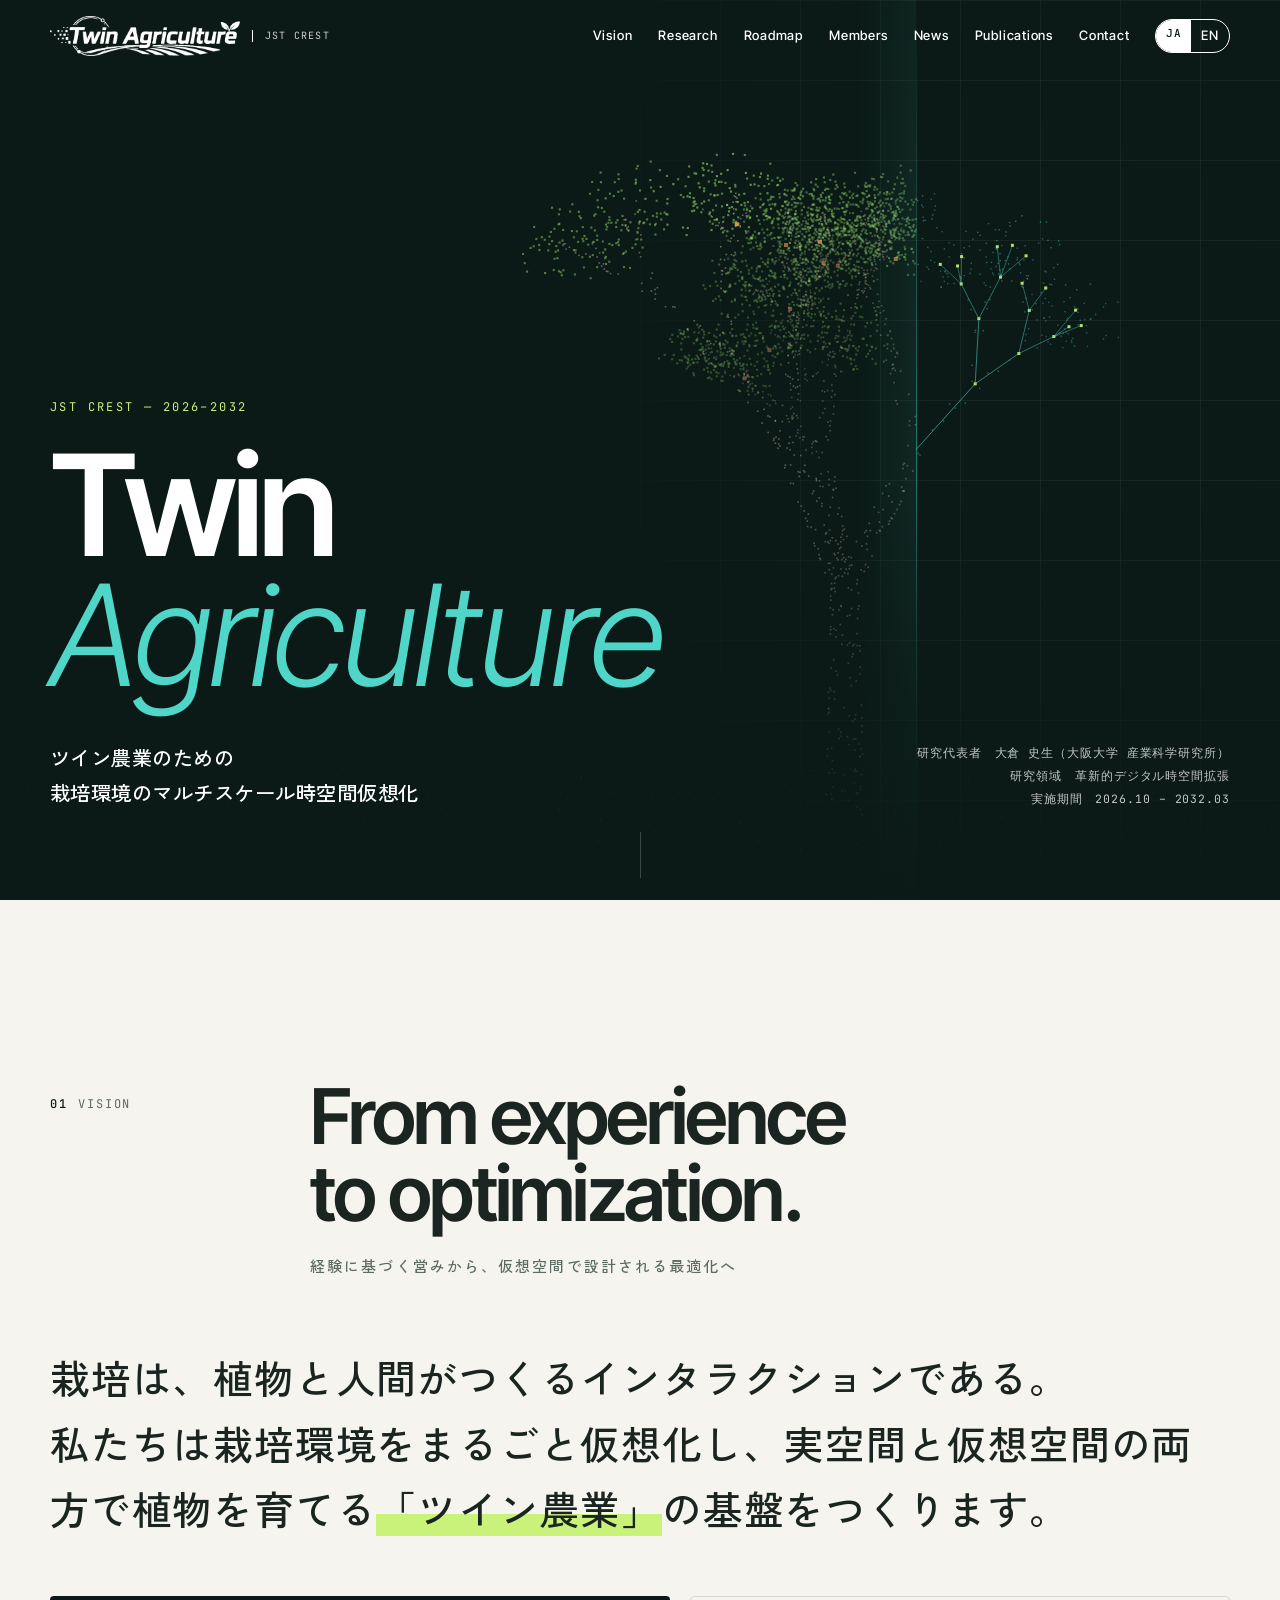
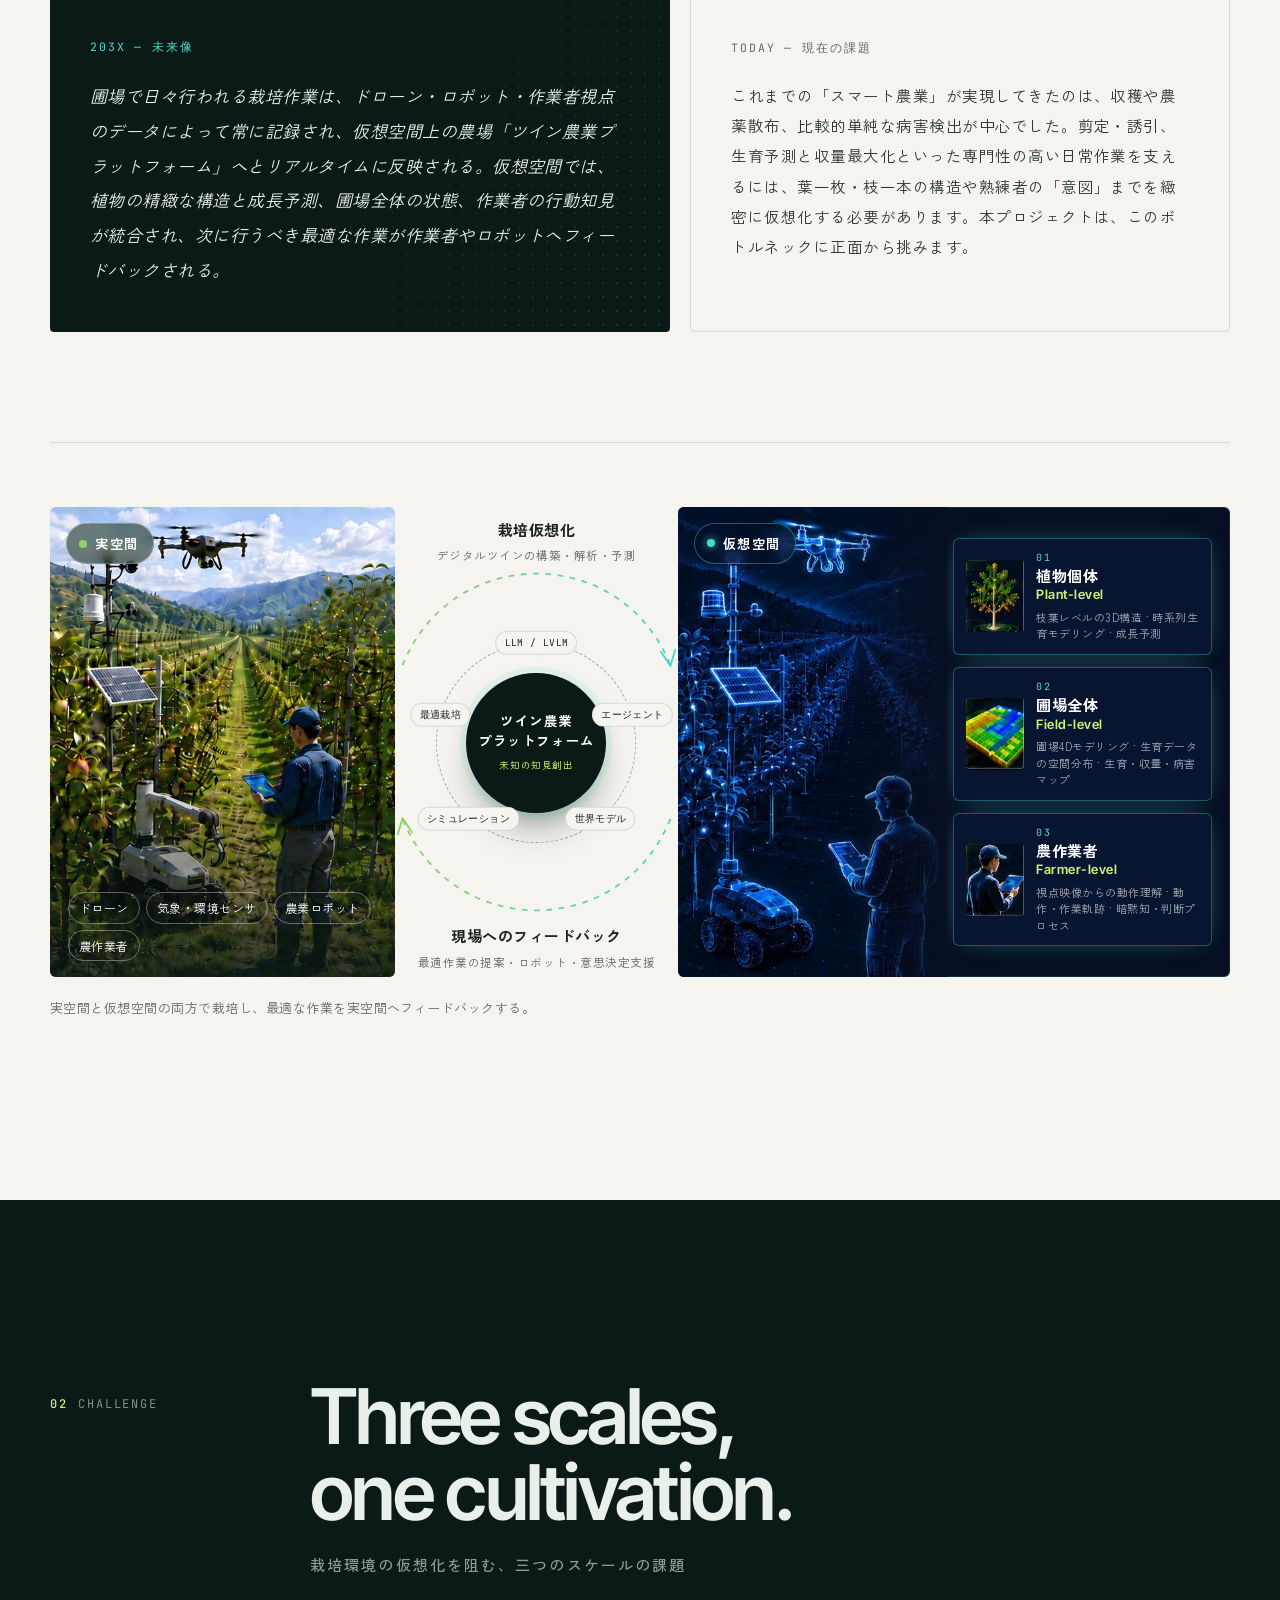
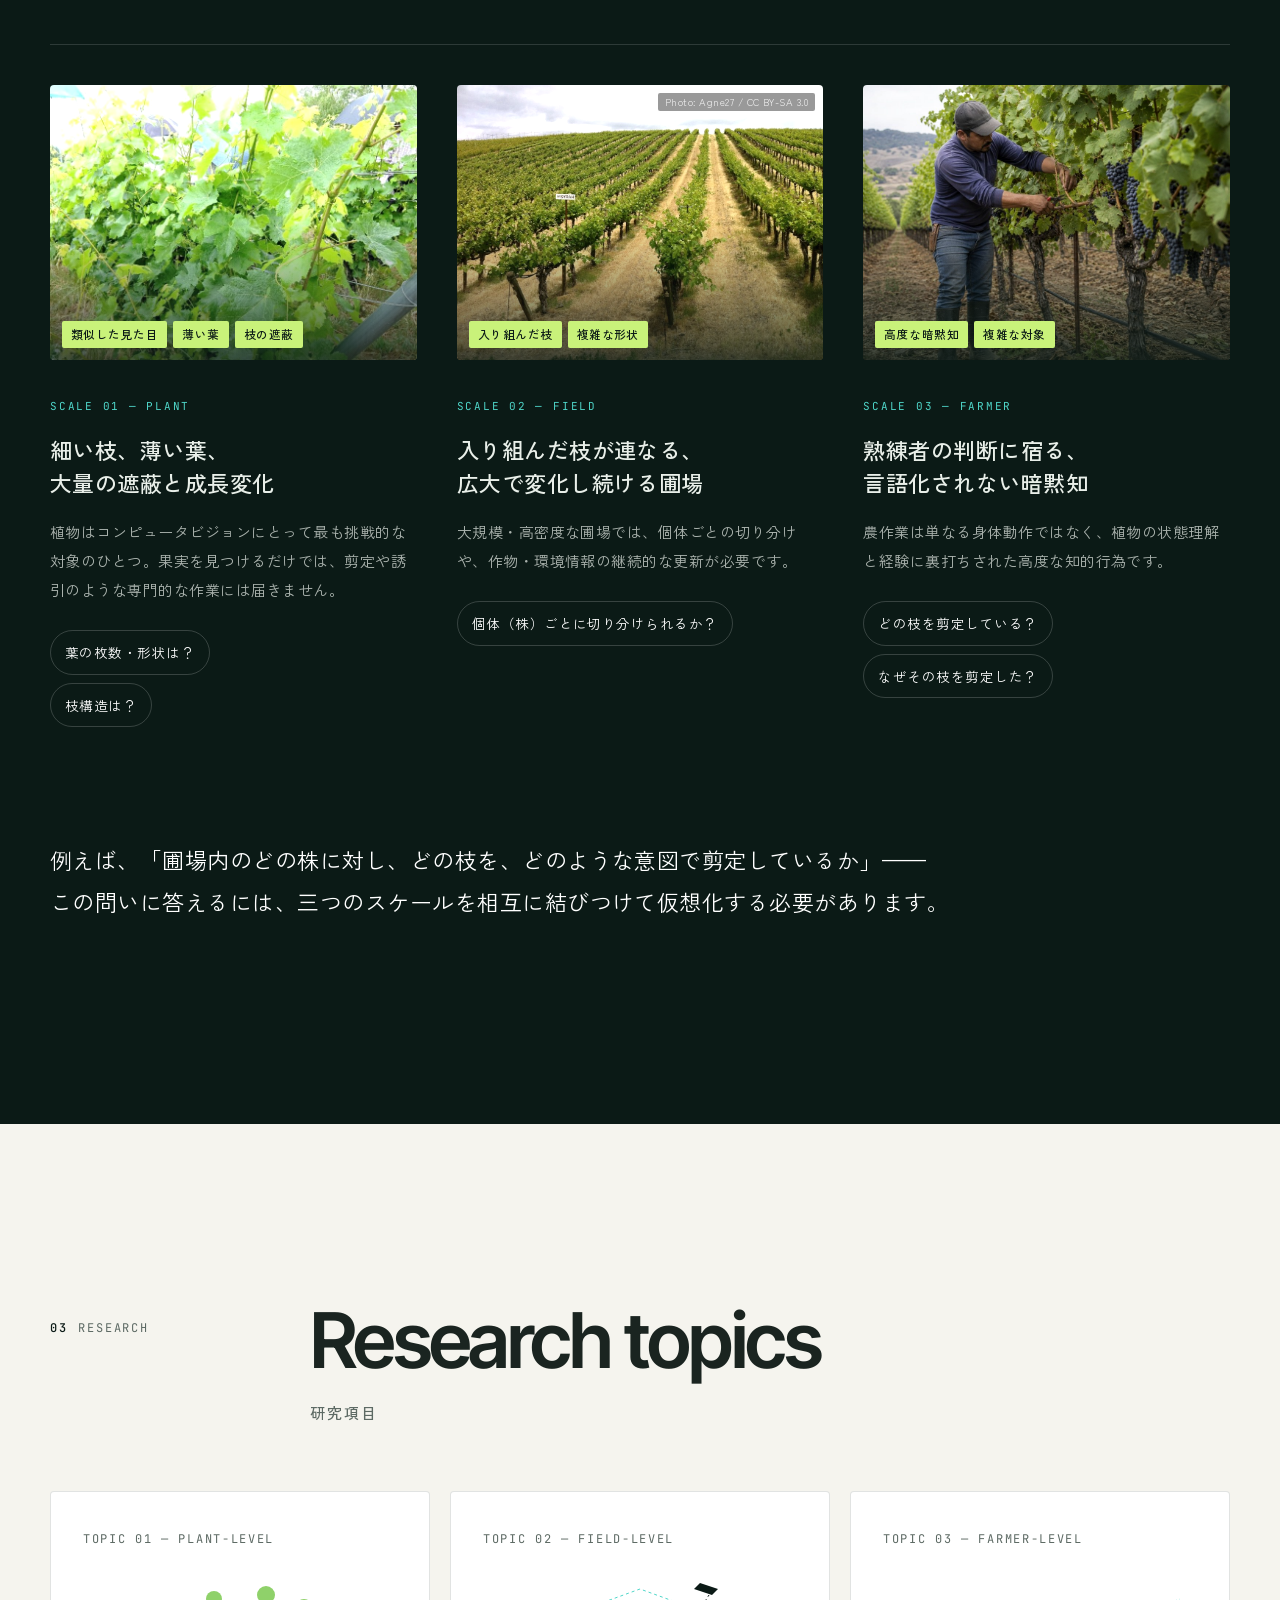
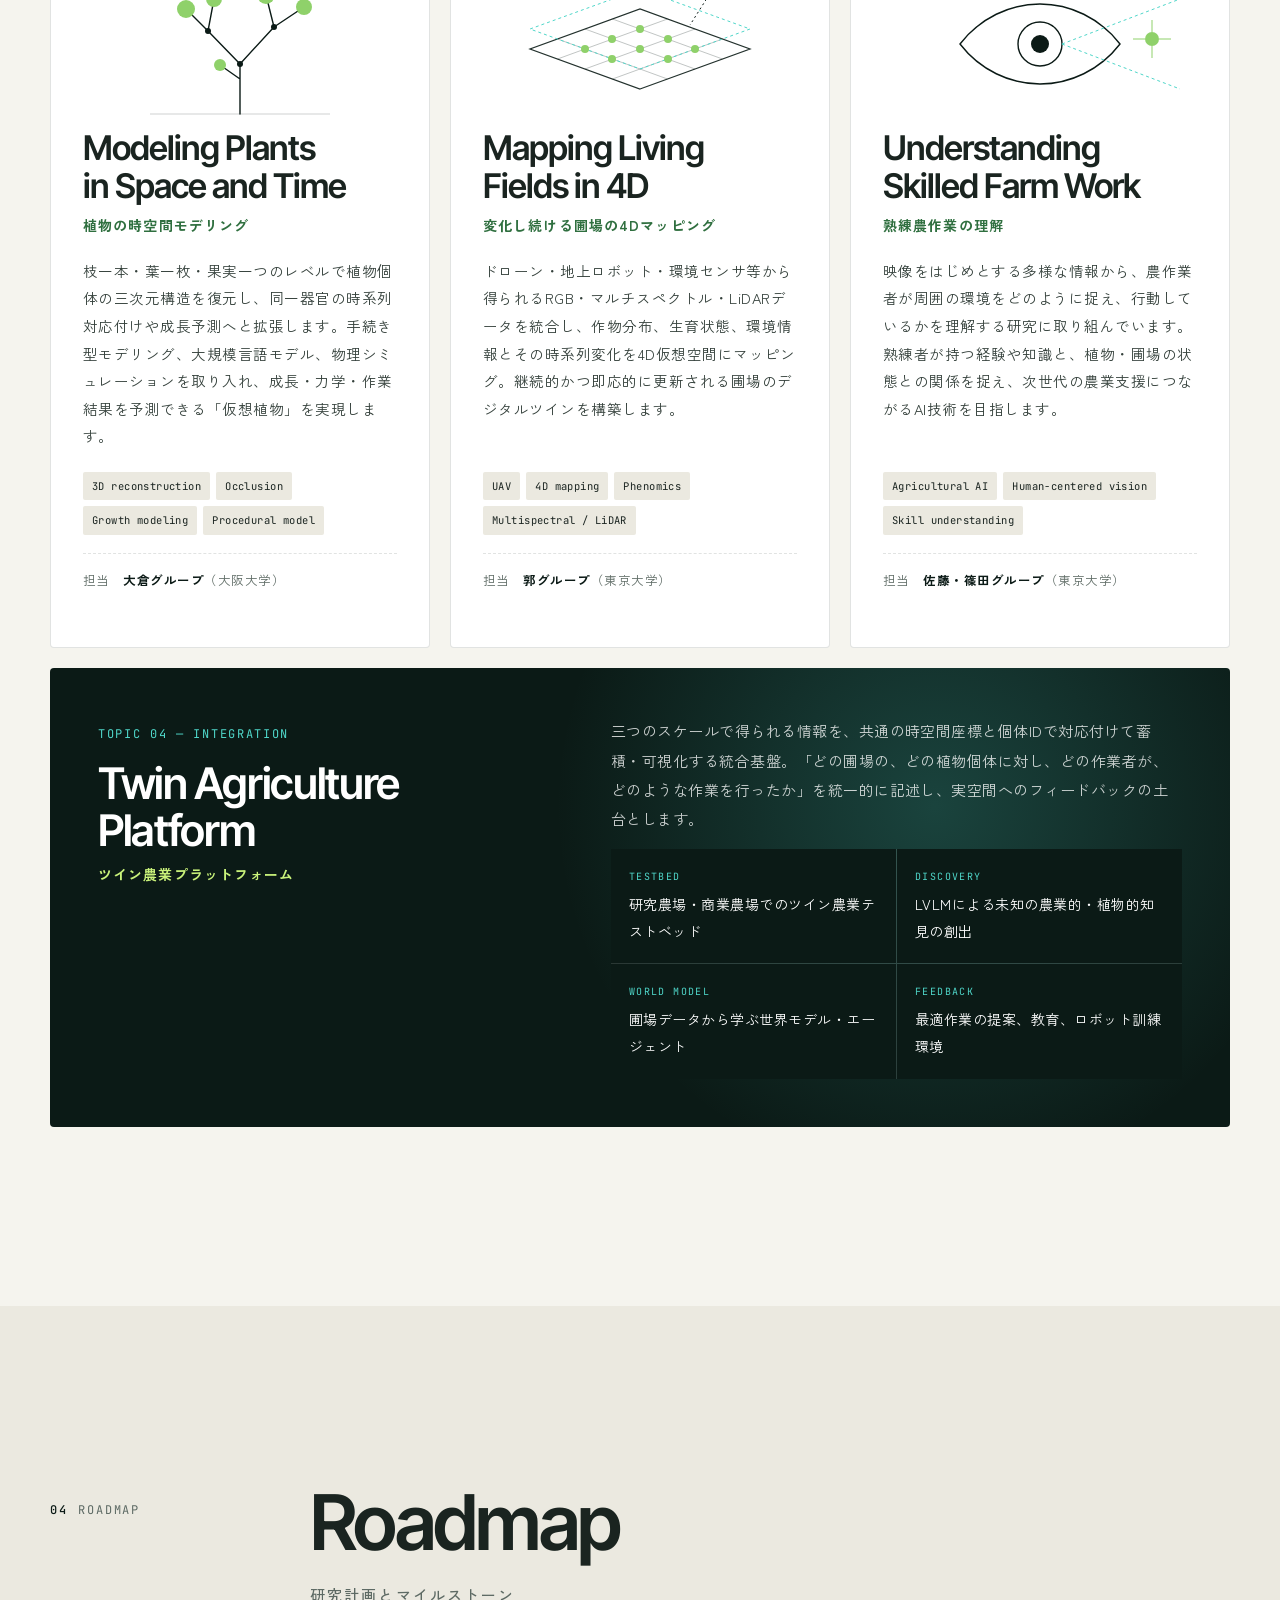
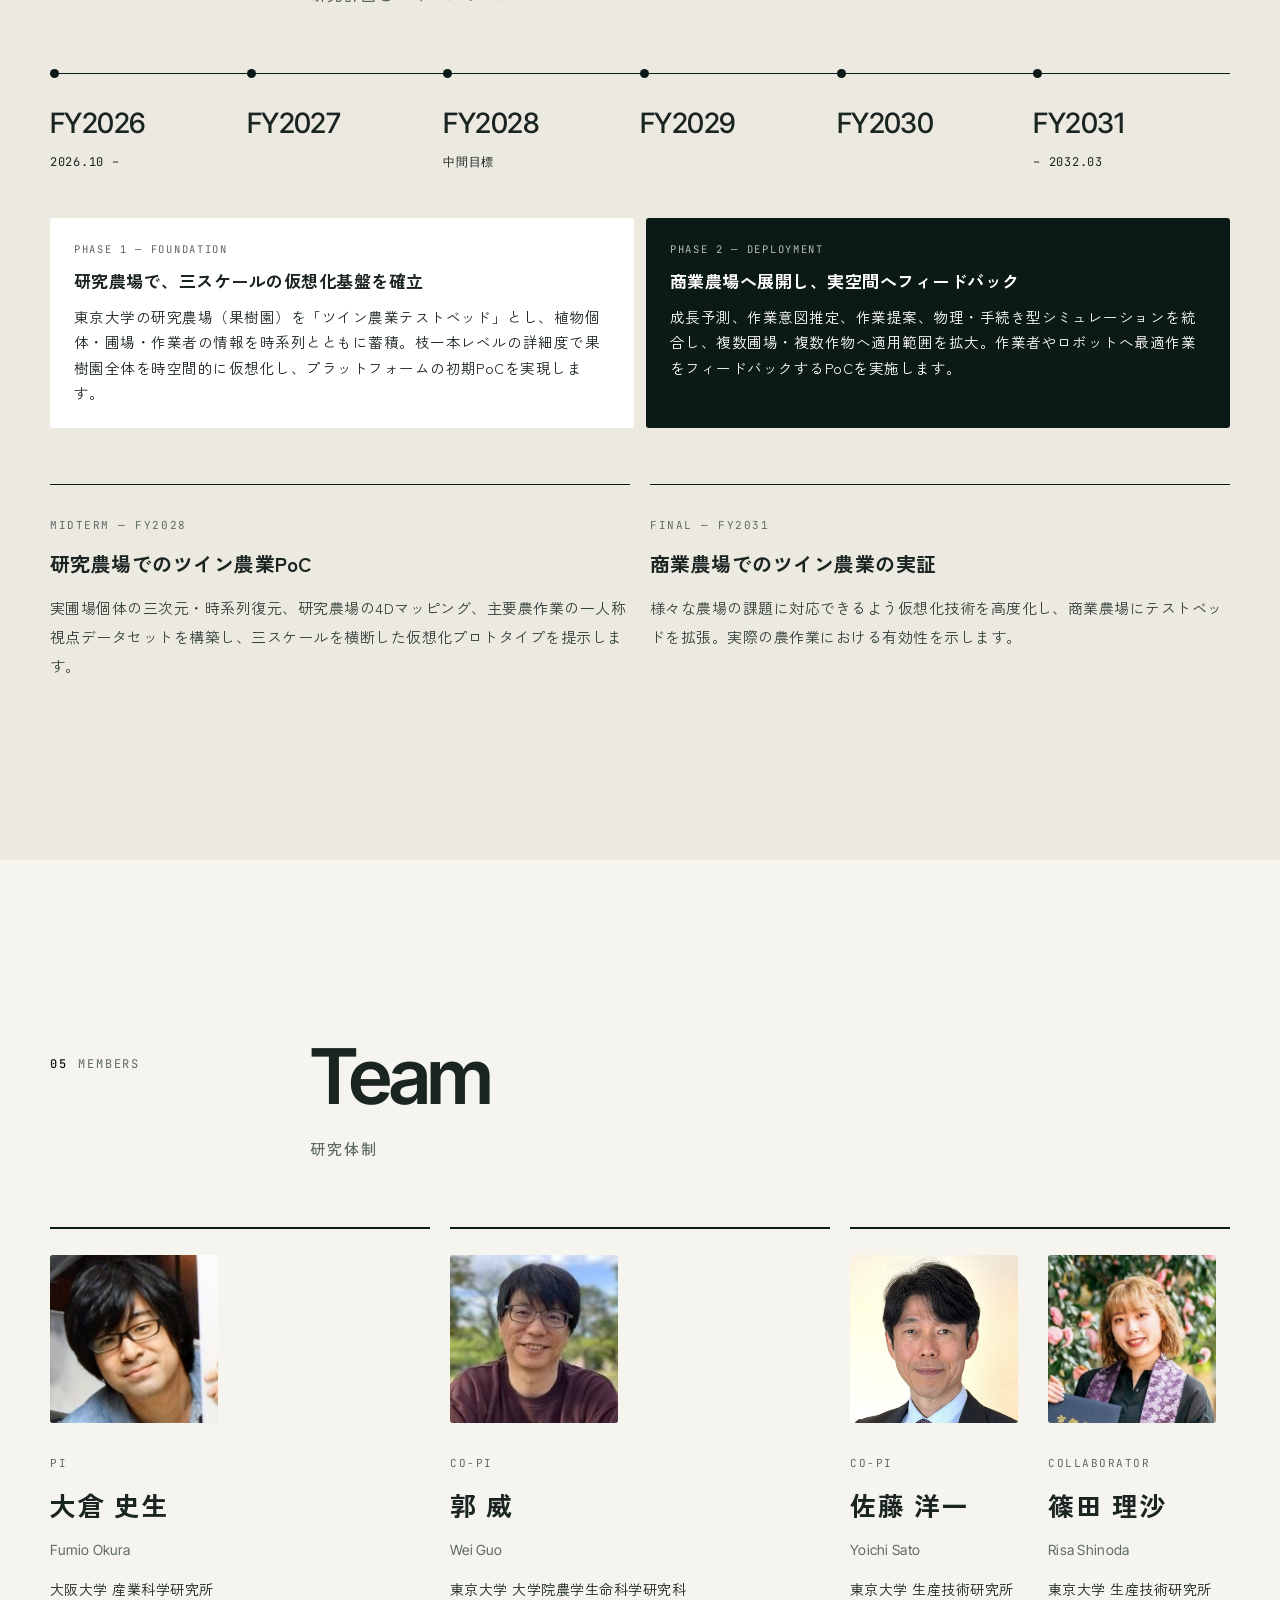
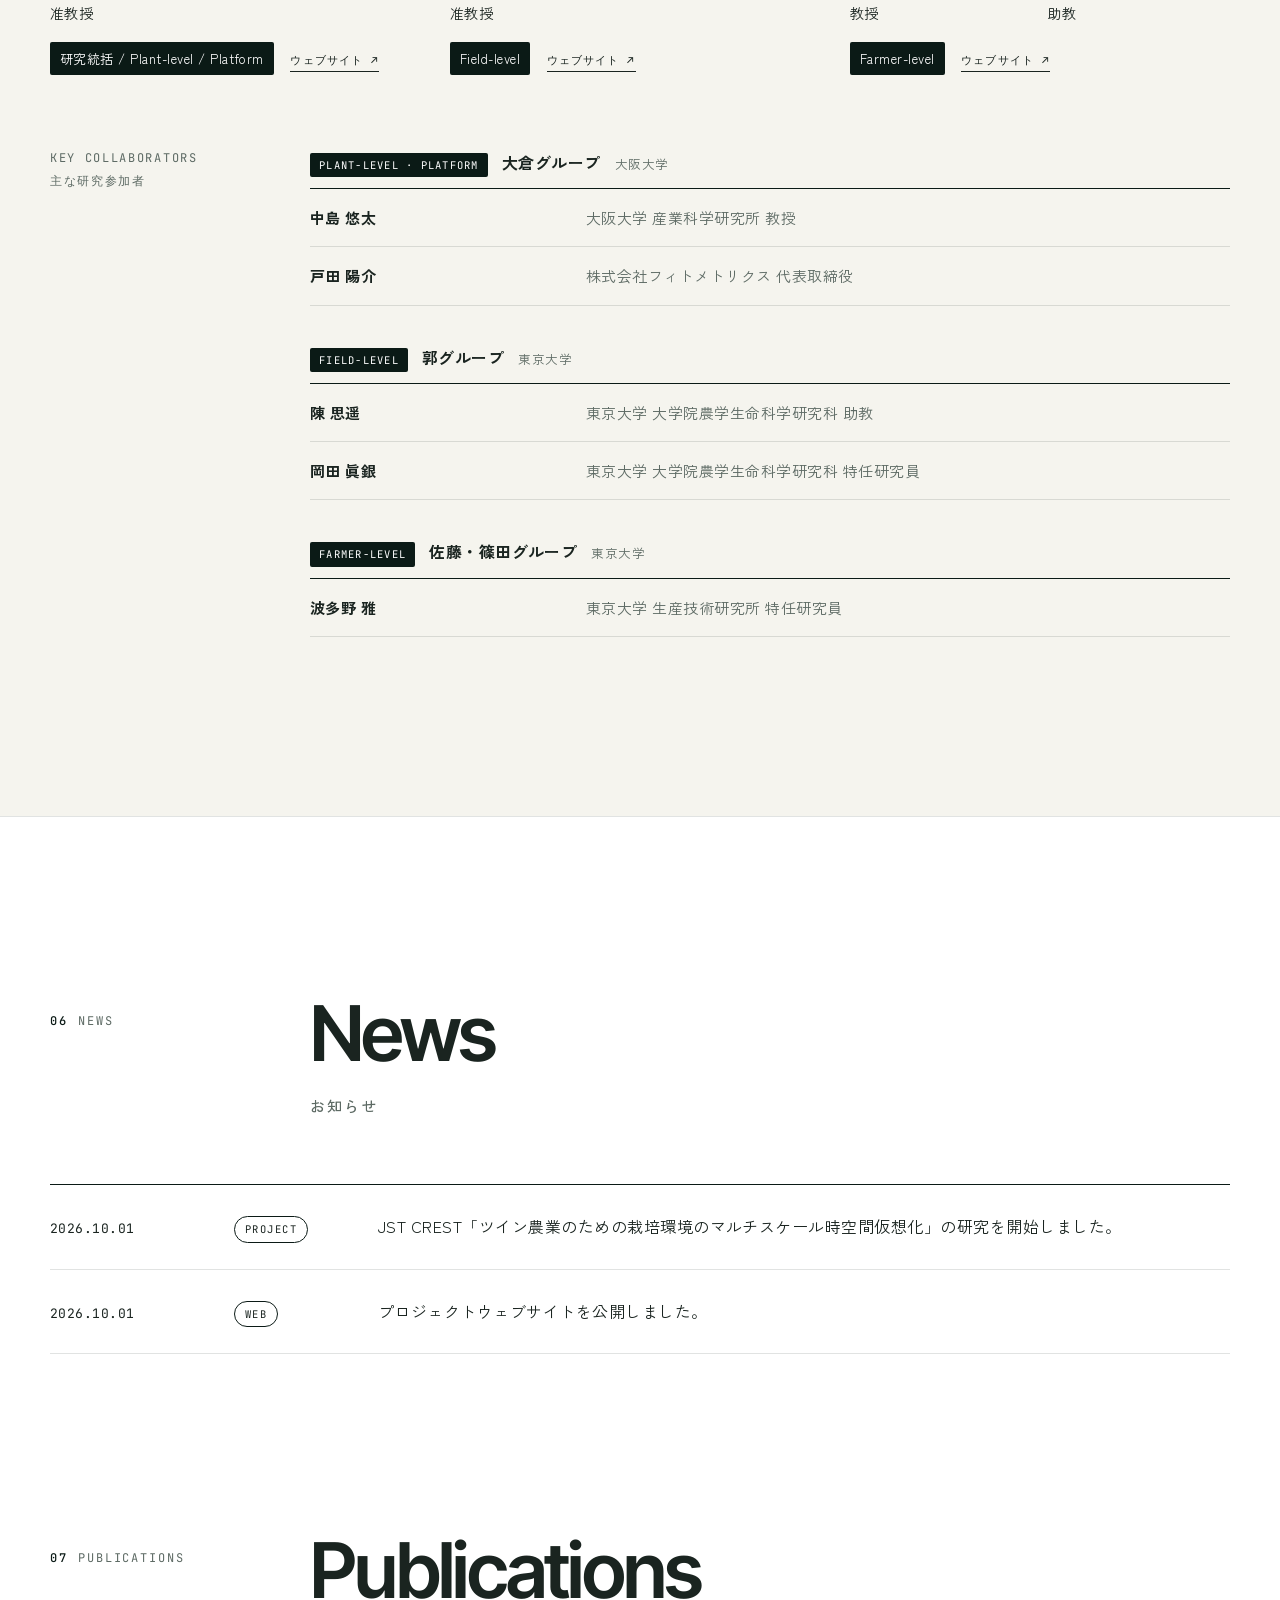
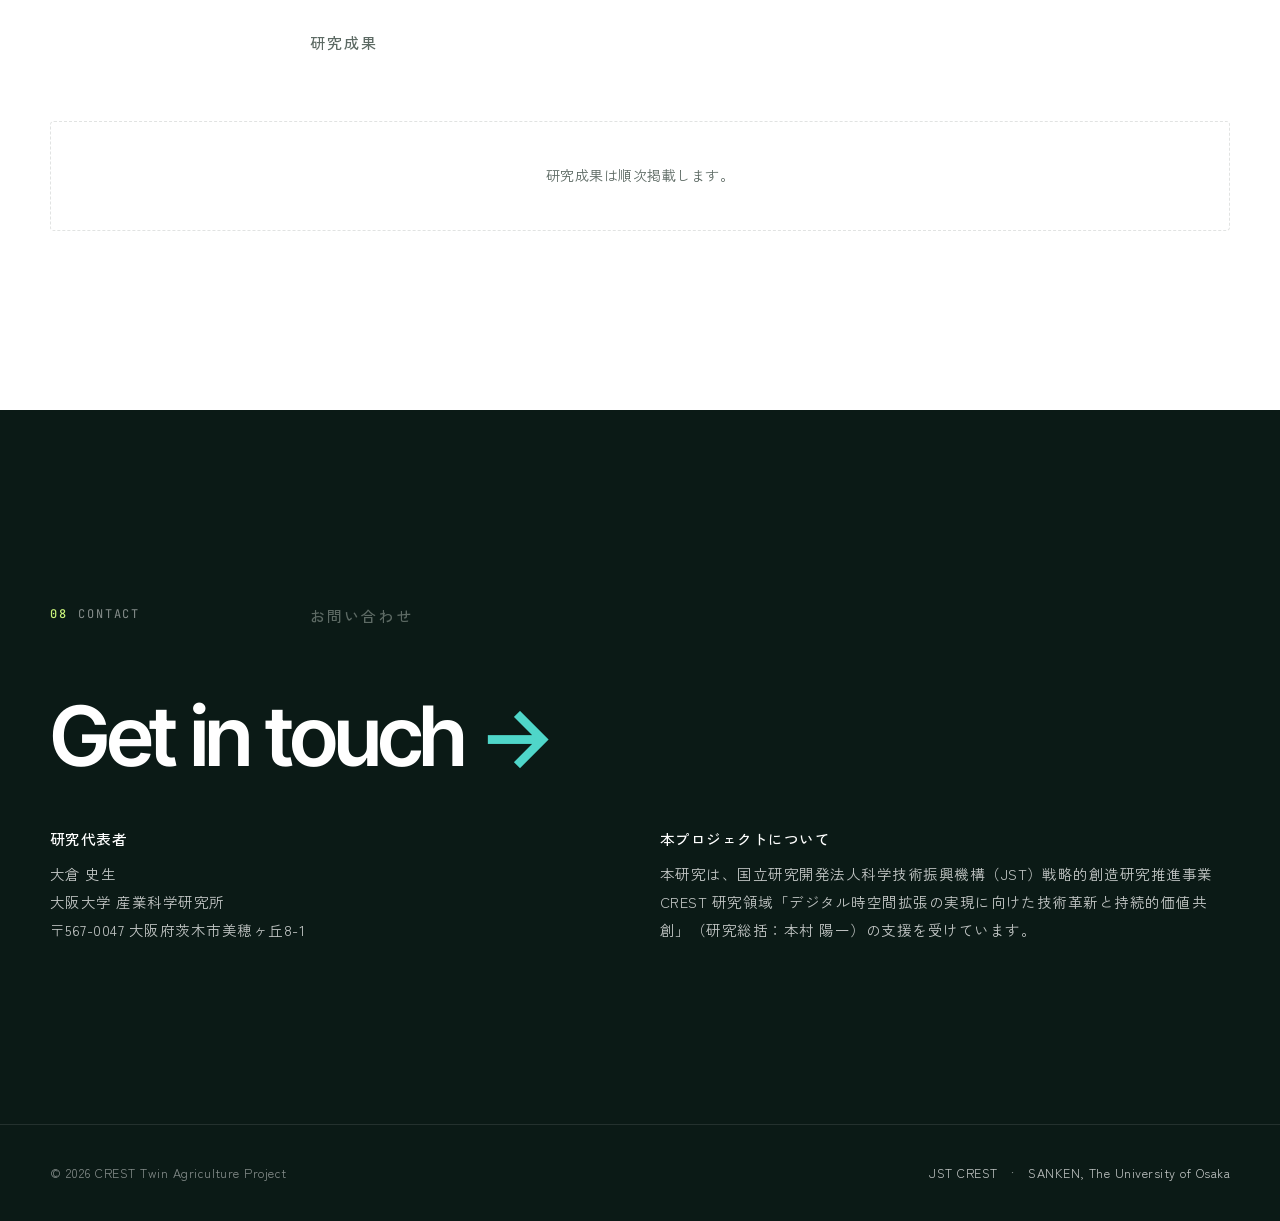
<file: index.html>
<!doctype html>
<html lang="ja">
<head>
<meta charset="utf-8">
<meta name="viewport" content="width=device-width, initial-scale=1">
<title>ツイン農業 | CREST Twin Agriculture Project</title>
<meta name="description" content="JST CREST「ツイン農業のための栽培環境のマルチスケール時空間仮想化」プロジェクト公式サイト。植物個体・圃場・農作業者の三つのスケールで栽培環境を仮想化し、ツイン農業の基盤技術を確立します。">
<meta property="og:title" content="ツイン農業 | CREST Twin Agriculture Project">
<meta property="og:description" content="植物個体・圃場・農作業者の三つのスケールで栽培環境を時空間的に仮想化する。">
<meta property="og:type" content="website">
<meta property="og:url" content="https://www.twinagri.org/">
<meta property="og:image" content="https://www.twinagri.org/assets/img/ogp.png">
<meta name="twitter:card" content="summary_large_image">
<link rel="canonical" href="https://www.twinagri.org/">
<link rel="alternate" hreflang="ja" href="https://www.twinagri.org/">
<link rel="alternate" hreflang="en" href="https://www.twinagri.org/en/">
<link rel="icon" href="assets/img/favicon.svg" type="image/svg+xml">
<link rel="preconnect" href="https://fonts.googleapis.com">
<link rel="preconnect" href="https://fonts.gstatic.com" crossorigin>
<link href="https://fonts.googleapis.com/css2?family=Inter+Tight:ital,wght@0,300;0,400;0,500;0,600;1,300&family=JetBrains+Mono:wght@400;500&family=Zen+Kaku+Gothic+New:wght@400;500;700&display=swap" rel="stylesheet">
<link rel="stylesheet" href="assets/css/style.css">
</head>
<body>

<header class="site-header">
  <div class="wrap">
    <a class="brand" href="./" aria-label="Twin Agriculture — JST CREST">
      <img class="brand-logo brand-logo--white" src="assets/img/logo-twinagri-white.png" alt="Twin Agriculture" width="1116" height="235">
      <img class="brand-logo brand-logo--color" src="assets/img/logo-twinagri.png" alt="" aria-hidden="true" width="1116" height="235">
      <span class="brand-text"><small>JST CREST</small></span>
    </a>
    <nav class="nav" aria-label="メイン">
      <a href="#vision">Vision</a>
      <a href="#research">Research</a>
      <a href="#roadmap">Roadmap</a>
      <a href="#members">Members</a>
      <a href="#news">News</a>
      <a href="#publications">Publications</a>
      <a href="#contact">Contact</a>
      <span class="lang"><span><b>JA</b></span><a href="en/" hreflang="en">EN</a></span>
    </nav>
    <button class="menu-btn" aria-label="メニュー" aria-expanded="false"><span></span><span></span></button>
  </div>
</header>

<main>
<!-- ============ HERO ============ -->
<section class="hero" id="top">
  <canvas id="twin-canvas" aria-hidden="true"></canvas>
  <div class="hero-grid" aria-hidden="true"></div>
  <div class="hero-inner wrap">
    <p class="hero-kicker">JST CREST — 2026–2032</p>
    <h1>Twin<br><span class="thin">Agriculture</span></h1>
    <div class="hero-sub">
      <p class="hero-title-ja">ツイン農業のための<br>栽培環境のマルチスケール時空間仮想化</p>
      <p class="hero-meta">研究代表者　大倉 史生（大阪大学 産業科学研究所）<br>研究領域　革新的デジタル時空間拡張<br>実施期間　2026.10 – 2032.03</p>
    </div>
  </div>
  <div class="scroll-cue" aria-hidden="true"></div>
</section>

<!-- ============ VISION ============ -->
<section class="sec vision" id="vision">
  <div class="wrap">
    <div class="sec-head rv">
      <div class="sec-label"><b>01</b>VISION</div>
      <div>
        <h2 class="sec-title">From experience<br>to optimization.</h2>
        <span class="sec-title-ja">経験に基づく営みから、仮想空間で設計される最適化へ</span>
      </div>
    </div>

    <p class="vision-lead rv">栽培は、植物と人間がつくるインタラクションである。<br>私たちは栽培環境をまるごと仮想化し、実空間と仮想空間の両方で植物を育てる<em>「ツイン農業」</em>の基盤をつくります。</p>

    <div class="contrast">
      <div class="contrast-col future rv d1">
        <span class="contrast-tag">203X — 未来像</span>
        <p>圃場で日々行われる栽培作業は、ドローン・ロボット・作業者視点のデータによって常に記録され、仮想空間上の農場「ツイン農業プラットフォーム」へとリアルタイムに反映される。仮想空間では、植物の精緻な構造と成長予測、圃場全体の状態、作業者の行動知見が統合され、次に行うべき最適な作業が作業者やロボットへフィードバックされる。</p>
      </div>
      <div class="contrast-col today rv d2">
        <span class="contrast-tag">TODAY — 現在の課題</span>
        <p>これまでの「スマート農業」が実現してきたのは、収穫や農薬散布、比較的単純な病害検出が中心でした。剪定・誘引、生育予測と収量最大化といった専門性の高い日常作業を支えるには、葉一枚・枝一本の構造や熟練者の「意図」までを緻密に仮想化する必要があります。本プロジェクトは、このボトルネックに正面から挑みます。</p>
      </div>
    </div>

    <figure class="twin-fig rv">
      <div class="tf-panel tf-real">
        <img src="assets/img/twin-real.jpg" alt="" loading="lazy">
        <span class="tf-tag"><i></i>実空間</span>
        <ul class="tf-real-list"><li>ドローン</li><li>気象・環境センサ</li><li>農業ロボット</li><li>農作業者</li></ul>
      </div>
      <div class="tf-center">
        <svg class="tf-arcs" viewBox="0 0 300 520" preserveAspectRatio="none" aria-hidden="true">
          <defs>
            <linearGradient id="gTop" x1="0" x2="1"><stop offset="0" stop-color="#8fd16a"/><stop offset="1" stop-color="#4fd6c9"/></linearGradient>
            <linearGradient id="gBot" x1="1" x2="0"><stop offset="0" stop-color="#4fd6c9"/><stop offset="1" stop-color="#8fd16a"/></linearGradient>
          </defs>
          <path class="arc arc-top" d="M8 175 C 60 40, 240 40, 292 175" stroke="url(#gTop)"/>
          <path class="arc arc-bot" d="M292 345 C 240 480, 60 480, 8 345" stroke="url(#gBot)"/>
          <path d="M282 160 L292 176 L297 158" fill="none" stroke="#4fd6c9" stroke-width="2" stroke-linecap="round" stroke-linejoin="round"/>
          <path d="M18 360 L8 344 L3 362" fill="none" stroke="#8fd16a" stroke-width="2" stroke-linecap="round" stroke-linejoin="round"/>
        </svg>
        <div class="tf-label tf-label-top"><b>栽培仮想化</b><small>デジタルツインの構築・解析・予測</small></div>
        <div class="tf-core">
          <div class="tf-ring"></div><span class="orb o1">LLM / LVLM</span><span class="orb o2">エージェント</span><span class="orb o3">世界モデル</span><span class="orb o4">シミュレーション</span><span class="orb o5">最適栽培</span>
          <div class="tf-core-in"><span class="tf-core-title">ツイン農業<br>プラットフォーム</span><span class="tf-core-sub">未知の知見創出</span></div>
        </div>
        <div class="tf-label tf-label-bot"><b>現場へのフィードバック</b><small>最適作業の提案・ロボット・意思決定支援</small></div>
      </div>
      <div class="tf-panel tf-virtual">
        <div class="tf-vimg"><img src="assets/img/twin-virtual.jpg" alt="" loading="lazy"><span class="tf-tag tf-tag-v"><i></i>仮想空間</span></div>
        <ul class="tf-scales">
            <li class="tf-scale"><img src="assets/img/twin-icon-plant.jpg" alt="" loading="lazy"><div><span class="tf-num">01</span><b>植物個体</b><em>Plant-level</em><small>枝葉レベルの3D構造 · 時系列生育モデリング · 成長予測</small></div></li>
            <li class="tf-scale"><img src="assets/img/twin-icon-field.jpg" alt="" loading="lazy"><div><span class="tf-num">02</span><b>圃場全体</b><em>Field-level</em><small>圃場4Dモデリング · 生育データの空間分布 · 生育・収量・病害マップ</small></div></li>
            <li class="tf-scale"><img src="assets/img/twin-icon-farmer.jpg" alt="" loading="lazy"><div><span class="tf-num">03</span><b>農作業者</b><em>Farmer-level</em><small>視点映像からの動作理解 · 動作・作業軌跡 · 暗黙知・判断プロセス</small></div></li>
        </ul>
      </div>
      <figcaption>実空間と仮想空間の両方で栽培し、最適な作業を実空間へフィードバックする。</figcaption>
    </figure>
  </div>
</section>

<!-- ============ CHALLENGE ============ -->
<section class="sec challenge" id="challenge">
  <div class="wrap">
    <div class="sec-head rv">
      <div class="sec-label"><b>02</b>CHALLENGE</div>
      <div>
        <h2 class="sec-title">Three scales,<br>one cultivation.</h2>
        <span class="sec-title-ja">栽培環境の仮想化を阻む、三つのスケールの課題</span>
      </div>
    </div>
    <div class="challenge-grid">
      <div class="challenge-item rv">
        <figure class="ch-img"><img src="assets/img/challenge-plant.jpg" alt="植物個体の枝葉" loading="lazy"><figcaption><span>類似した見た目</span><span>薄い葉</span><span>枝の遮蔽</span></figcaption></figure>
        <span class="scale">SCALE 01 — PLANT</span>
        <h3>細い枝、薄い葉、<br>大量の遮蔽と成長変化</h3>
        <p>植物はコンピュータビジョンにとって最も挑戦的な対象のひとつ。果実を見つけるだけでは、剪定や誘引のような専門的な作業には届きません。</p>
        <div class="challenge-q"><span>葉の枚数・形状は？</span><span>枝構造は？</span></div>
      </div>
      <div class="challenge-item rv d1">
        <figure class="ch-img"><img src="assets/img/challenge-field.jpg" alt="圃場（ぶどう畑）" loading="lazy"><small class="ch-credit"><a class="photo-credit" href="https://commons.wikimedia.org/wiki/File:Original_1986_Syrah_planting_at_Red_Willow.jpg" target="_blank" rel="noopener">Photo: Agne27</a> / <a class="photo-credit" href="https://creativecommons.org/licenses/by-sa/3.0/" target="_blank" rel="noopener">CC BY-SA 3.0</a></small><figcaption><span>入り組んだ枝</span><span>複雑な形状</span></figcaption></figure>
        <span class="scale">SCALE 02 — FIELD</span>
        <h3>入り組んだ枝が連なる、<br>広大で変化し続ける圃場</h3>
        <p>大規模・高密度な圃場では、個体ごとの切り分けや、作物・環境情報の継続的な更新が必要です。</p>
        <div class="challenge-q"><span>個体（株）ごとに切り分けられるか？</span></div>
      </div>
      <div class="challenge-item rv d2">
        <figure class="ch-img"><img src="assets/img/challenge-farmer.jpg" alt="剪定作業を行う農作業者" loading="lazy"><figcaption><span>高度な暗黙知</span><span>複雑な対象</span></figcaption></figure>
        <span class="scale">SCALE 03 — FARMER</span>
        <h3>熟練者の判断に宿る、<br>言語化されない暗黙知</h3>
        <p>農作業は単なる身体動作ではなく、植物の状態理解と経験に裏打ちされた高度な知的行為です。</p>
        <div class="challenge-q"><span>どの枝を剪定している？</span><span>なぜその枝を剪定した？</span></div>
      </div>
    </div>
    <p class="challenge-note rv">例えば、「圃場内のどの株に対し、どの枝を、どのような意図で剪定しているか」——<br>この問いに答えるには、三つのスケールを相互に結びつけて仮想化する必要があります。</p>
  </div>
</section>

<!-- ============ RESEARCH ============ -->
<section class="sec research" id="research">
  <div class="wrap">
    <div class="sec-head rv">
      <div class="sec-label"><b>03</b>RESEARCH</div>
      <div>
        <h2 class="sec-title">Research topics</h2>
        <span class="sec-title-ja">研究項目</span>
      </div>
    </div>

    <div class="projects">
      <article class="project rv">
        <span class="num">TOPIC 01 — PLANT-LEVEL</span>
        <div class="glyph" aria-hidden="true">
          <svg viewBox="0 0 300 150" fill="none">
            <g stroke="#0b1a16" stroke-width="1.4" stroke-linecap="round">
              <path d="M150 145V95M150 95L118 62M150 95L184 58M118 62L96 40M118 62L124 30M184 58L176 26M184 58L214 38M150 110L130 96"/>
            </g>
            <g fill="#8fd16a"><circle cx="96" cy="40" r="9"/><circle cx="124" cy="30" r="8"/><circle cx="176" cy="26" r="9"/><circle cx="214" cy="38" r="8"/><circle cx="130" cy="96" r="6"/></g>
            <g fill="#0b1a16"><circle cx="150" cy="95" r="3"/><circle cx="118" cy="62" r="3"/><circle cx="184" cy="58" r="3"/></g>
            <path d="M60 145h180" stroke="#0b1a16" stroke-opacity=".2"/>
          </svg>
        </div>
        <h3>Modeling Plants<br>in Space and Time</h3>
        <p class="scale-ja">植物の時空間モデリング</p>
        <p>枝一本・葉一枚・果実一つのレベルで植物個体の三次元構造を復元し、同一器官の時系列対応付けや成長予測へと拡張します。手続き型モデリング、大規模言語モデル、物理シミュレーションを取り入れ、成長・力学・作業結果を予測できる「仮想植物」を実現します。</p>
        <div class="tags"><span>3D reconstruction</span><span>Occlusion</span><span>Growth modeling</span><span>Procedural model</span></div>
        <p class="lead">担当　<b>大倉グループ</b>（大阪大学）</p>
      </article>

      <article class="project rv d1">
        <span class="num">TOPIC 02 — FIELD-LEVEL</span>
        <div class="glyph" aria-hidden="true">
          <svg viewBox="0 0 300 150" fill="none">
            <g stroke="#0b1a16" stroke-opacity=".9" stroke-width="1.2">
              <path d="M150 120L260 80L150 40L40 80Z"/>
            </g>
            <g stroke="#0b1a16" stroke-opacity=".25">
              <path d="M67.5 70L177.5 110M95 60L205 100M122.5 50L232.5 90M67.5 90L177.5 50M95 100L205 60M122.5 110L232.5 70"/>
            </g>
            <path d="M150 100L260 60L150 20L40 60Z" stroke="#4fd6c9" stroke-dasharray="3 3"/>
            <g fill="#8fd16a"><circle cx="95" cy="80" r="4"/><circle cx="122" cy="70" r="4"/><circle cx="150" cy="80" r="4"/><circle cx="178" cy="90" r="4"/><circle cx="205" cy="80" r="4"/><circle cx="150" cy="60" r="4"/><circle cx="122" cy="90" r="4"/><circle cx="178" cy="70" r="4"/></g>
            <path d="M210 14l18 6-6 6-18-6z" fill="#0b1a16"/>
            <path d="M219 26L200 56" stroke="#0b1a16" stroke-dasharray="2 3"/>
          </svg>
        </div>
        <h3>Mapping Living<br>Fields in 4D</h3>
        <p class="scale-ja">変化し続ける圃場の4Dマッピング</p>
        <p>ドローン・地上ロボット・環境センサ等から得られるRGB・マルチスペクトル・LiDARデータを統合し、作物分布、生育状態、環境情報とその時系列変化を4D仮想空間にマッピング。継続的かつ即応的に更新される圃場のデジタルツインを構築します。</p>
        <div class="tags"><span>UAV</span><span>4D mapping</span><span>Phenomics</span><span>Multispectral / LiDAR</span></div>
        <p class="lead">担当　<b>郭グループ</b>（東京大学）</p>
      </article>

      <article class="project rv d2">
        <span class="num">TOPIC 03 — FARMER-LEVEL</span>
        <div class="glyph" aria-hidden="true">
          <svg viewBox="0 0 300 150" fill="none">
            <path d="M70 75c20-26 50-40 80-40s60 14 80 40c-20 26-50 40-80 40s-60-14-80-40z" stroke="#0b1a16" stroke-width="1.4"/>
            <circle cx="150" cy="75" r="22" stroke="#0b1a16" stroke-width="1.4"/>
            <circle cx="150" cy="75" r="9" fill="#0b1a16"/>
            <path d="M172 75L290 30M172 75L290 120" stroke="#4fd6c9" stroke-dasharray="3 3"/>
            <circle cx="262" cy="70" r="7" fill="#8fd16a"/>
            <path d="M255 70h-12M269 70h12M262 63v-12M262 77v12" stroke="#8fd16a"/>
          </svg>
        </div>
        <h3>Understanding Skilled Farm Work</h3>
        <p class="scale-ja">熟練農作業の理解</p>
        <p>映像をはじめとする多様な情報から、農作業者が周囲の環境をどのように捉え、行動しているかを理解する研究に取り組んでいます。熟練者が持つ経験や知識と、植物・圃場の状態との関係を捉え、次世代の農業支援につながるAI技術を目指します。</p>
        <div class="tags"><span>Agricultural AI</span><span>Human-centered vision</span><span>Skill understanding</span></div>
        <p class="lead">担当　<b>佐藤・篠田グループ</b>（東京大学）</p>
      </article>
    </div>

    <div class="platform rv">
      <div>
        <span class="num">TOPIC 04 — INTEGRATION</span>
        <h3>Twin Agriculture<br>Platform</h3>
        <p class="scale-ja">ツイン農業プラットフォーム</p>
      </div>
      <div>
        <p>三つのスケールで得られる情報を、共通の時空間座標と個体IDで対応付けて蓄積・可視化する統合基盤。「どの圃場の、どの植物個体に対し、どの作業者が、どのような作業を行ったか」を統一的に記述し、実空間へのフィードバックの土台とします。</p>
        <ul>
          <li><span class="mono">TESTBED</span>研究農場・商業農場でのツイン農業テストベッド</li>
          <li><span class="mono">DISCOVERY</span>LVLMによる未知の農業的・植物的知見の創出</li>
          <li><span class="mono">WORLD MODEL</span>圃場データから学ぶ世界モデル・エージェント</li>
          <li><span class="mono">FEEDBACK</span>最適作業の提案、教育、ロボット訓練環境</li>
        </ul>
      </div>
    </div>
  </div>
</section>

<!-- ============ ROADMAP ============ -->
<section class="sec roadmap" id="roadmap">
  <div class="wrap">
    <div class="sec-head rv">
      <div class="sec-label"><b>04</b>ROADMAP</div>
      <div>
        <h2 class="sec-title">Roadmap</h2>
        <span class="sec-title-ja">研究計画とマイルストーン</span>
      </div>
    </div>
    <div class="timeline rv" aria-hidden="true">
      <div class="yr"><b>FY2026</b>2026.10 –</div>
      <div class="yr"><b>FY2027</b></div>
      <div class="yr"><b>FY2028</b>中間目標</div>
      <div class="yr"><b>FY2029</b></div>
      <div class="yr"><b>FY2030</b></div>
      <div class="yr"><b>FY2031</b>– 2032.03</div>
    </div>
    <div class="phases">
      <div class="phase p1 rv">
        <span class="tag">PHASE 1 — FOUNDATION</span>
        <h4>研究農場で、三スケールの仮想化基盤を確立</h4>
        東京大学の研究農場（果樹園）を「ツイン農業テストベッド」とし、植物個体・圃場・作業者の情報を時系列とともに蓄積。枝一本レベルの詳細度で果樹園全体を時空間的に仮想化し、プラットフォームの初期PoCを実現します。
      </div>
      <div class="phase p2 rv d1">
        <span class="tag">PHASE 2 — DEPLOYMENT</span>
        <h4>商業農場へ展開し、実空間へフィードバック</h4>
        成長予測、作業意図推定、作業提案、物理・手続き型シミュレーションを統合し、複数圃場・複数作物へ適用範囲を拡大。作業者やロボットへ最適作業をフィードバックするPoCを実施します。
      </div>
    </div>
    <div class="milestones">
      <div class="ms rv">
        <span class="mono">MIDTERM — FY2028</span>
        <h4>研究農場でのツイン農業PoC</h4>
        <p>実圃場個体の三次元・時系列復元、研究農場の4Dマッピング、主要農作業の一人称視点データセットを構築し、三スケールを横断した仮想化プロトタイプを提示します。</p>
      </div>
      <div class="ms rv d1">
        <span class="mono">FINAL — FY2031</span>
        <h4>商業農場でのツイン農業の実証</h4>
        <p>様々な農場の課題に対応できるよう仮想化技術を高度化し、商業農場にテストベッドを拡張。実際の農作業における有効性を示します。</p>
      </div>
    </div>
  </div>
</section>

<!-- ============ MEMBERS ============ -->
<section class="sec members" id="members">
  <div class="wrap">
    <div class="sec-head rv">
      <div class="sec-label"><b>05</b>MEMBERS</div>
      <div>
        <h2 class="sec-title">Team</h2>
        <span class="sec-title-ja">研究体制</span>
      </div>
    </div>
    <div class="pis">
      <div class="pi rv">
        <a class="avatar" href="https://fokura.jp/" target="_blank" rel="noopener"><img src="assets/img/member-okura.jpg" alt="大倉 史生" loading="lazy"><span class="avatar-go">↗</span></a>
        <span class="role">PI</span>
        <h3>大倉 史生</h3>
        <span class="en-name">Fumio Okura</span>
        <p class="aff">大阪大学 産業科学研究所<br>准教授</p>
        <span class="theme">研究統括 / Plant-level / Platform</span>
        <a class="link" href="https://fokura.jp/" target="_blank" rel="noopener">ウェブサイト ↗</a>
      </div>
      <div class="pi rv d1">
        <a class="avatar" href="https://lab.fieldphenomics.com/" target="_blank" rel="noopener"><img src="assets/img/member-guo.jpg" alt="郭 威" loading="lazy"><span class="avatar-go">↗</span></a>
        <span class="role">CO-PI</span>
        <h3>郭 威</h3>
        <span class="en-name">Wei Guo</span>
        <p class="aff">東京大学 大学院農学生命科学研究科<br>准教授</p>
        <span class="theme">Field-level</span>
        <a class="link" href="https://lab.fieldphenomics.com/" target="_blank" rel="noopener">ウェブサイト ↗</a>
      </div>
      <div class="pi rv d2 pi-pair">
        <div class="pi-people">
          <div class="pi-person">
            <a class="avatar" href="https://www.ut-vision.org/sato-lab/" target="_blank" rel="noopener"><img src="assets/img/member-sato.jpg" alt="佐藤 洋一" loading="lazy"><span class="avatar-go">↗</span></a>
            <span class="role">CO-PI</span>
            <h3>佐藤 洋一</h3>
            <span class="en-name">Yoichi Sato</span>
            <p class="aff">東京大学 生産技術研究所<br>教授</p>
          </div>
          <div class="pi-person">
            <div class="avatar"><img src="assets/img/member-shinoda.jpg" alt="篠田 理沙" loading="lazy"></div>
            <span class="role">COLLABORATOR</span>
            <h3>篠田 理沙</h3>
            <span class="en-name">Risa Shinoda</span>
            <p class="aff">東京大学 生産技術研究所<br>助教</p>
          </div>
        </div>
        <span class="theme">Farmer-level</span>
        <a class="link" href="https://www.ut-vision.org/sato-lab/" target="_blank" rel="noopener">ウェブサイト ↗</a>
      </div>
    </div>

    <div class="collab rv">
      <h4>KEY COLLABORATORS<br>主な研究参加者</h4>
      <div class="cg-list">
        <div class="cg">
          <div class="cg-head"><span class="cg-tag">PLANT-LEVEL · PLATFORM</span><b>大倉グループ</b><small>大阪大学</small></div>
          <table>
            <tr><td>中島 悠太</td><td>大阪大学 産業科学研究所 教授</td></tr>
            <tr><td>戸田 陽介</td><td>株式会社フィトメトリクス 代表取締役</td></tr>
          </table>
        </div>
        <div class="cg">
          <div class="cg-head"><span class="cg-tag">FIELD-LEVEL</span><b>郭グループ</b><small>東京大学</small></div>
          <table>
            <tr><td>陳 思遥</td><td>東京大学 大学院農学生命科学研究科 助教</td></tr>
            <tr><td>岡田 眞銀</td><td>東京大学 大学院農学生命科学研究科 特任研究員</td></tr>
          </table>
        </div>
        <div class="cg">
          <div class="cg-head"><span class="cg-tag">FARMER-LEVEL</span><b>佐藤・篠田グループ</b><small>東京大学</small></div>
          <table>
            <tr><td>波多野 雅</td><td>東京大学 生産技術研究所 特任研究員</td></tr>
          </table>
        </div>
      </div>
    </div>
  </div>
</section>

<!-- ============ NEWS ============ -->
<section class="sec news" id="news">
  <div class="wrap">
    <div class="sec-head rv">
      <div class="sec-label"><b>06</b>NEWS</div>
      <div>
        <h2 class="sec-title">News</h2>
        <span class="sec-title-ja">お知らせ</span>
      </div>
    </div>
    <!-- 新しいお知らせは一番上に <li> を追加してください -->
    <ul class="news-list rv">
      <li><time datetime="2026-10-01">2026.10.01</time><span class="cat">PROJECT</span><span>JST CREST「ツイン農業のための栽培環境のマルチスケール時空間仮想化」の研究を開始しました。</span></li>
      <li><time datetime="2026-10-01">2026.10.01</time><span class="cat">WEB</span><span>プロジェクトウェブサイトを公開しました。</span></li>
    </ul>
  </div>
</section>

<!-- ============ PUBLICATIONS ============ -->
<section class="sec pubs" id="publications">
  <div class="wrap">
    <div class="sec-head rv">
      <div class="sec-label"><b>07</b>PUBLICATIONS</div>
      <div>
        <h2 class="sec-title">Publications</h2>
        <span class="sec-title-ja">研究成果</span>
      </div>
    </div>
    <!-- 成果が出たら pub-empty を消して下のリストを使ってください
    <ol class="pub-list">
      <li>Author A, Author B. "Title." <i>Conference / Journal</i>, 2027.</li>
    </ol>
    -->
    <div class="pub-empty rv">研究成果は順次掲載します。</div>
  </div>
</section>

<!-- ============ CONTACT ============ -->
<section class="sec contact" id="contact">
  <div class="wrap">
    <div class="sec-head rv">
      <div class="sec-label"><b>08</b>CONTACT</div>
      <div><span class="sec-title-ja" style="margin-top:12px">お問い合わせ</span></div>
    </div>
    <a class="contact-big rv" href="mailto:okura@im.sanken.osaka-u.ac.jp">Get in touch <span class="arrow">→</span></a>
    <div class="contact-info rv">
      <div><b>研究代表者</b>大倉 史生<br>大阪大学 産業科学研究所<br>〒567-0047 大阪府茨木市美穂ヶ丘8-1</div>
      <div><b>本プロジェクトについて</b>本研究は、国立研究開発法人科学技術振興機構（JST）戦略的創造研究推進事業 CREST 研究領域「デジタル時空間拡張の実現に向けた技術革新と持続的価値共創」（研究総括：本村 陽一）の支援を受けています。</div>
    </div>
  </div>
</section>
</main>

<footer class="site-footer">
  <div class="wrap">
    <span>© <span data-year>2026</span> CREST Twin Agriculture Project</span>
    <span><a href="https://www.jst.go.jp/kisoken/crest/" target="_blank" rel="noopener">JST CREST</a>　·　<a href="https://www.sanken.osaka-u.ac.jp/" target="_blank" rel="noopener">SANKEN, The University of Osaka</a></span>
  </div>
</footer>

<script src="assets/js/main.js" defer></script>
</body>
</html>
</file>
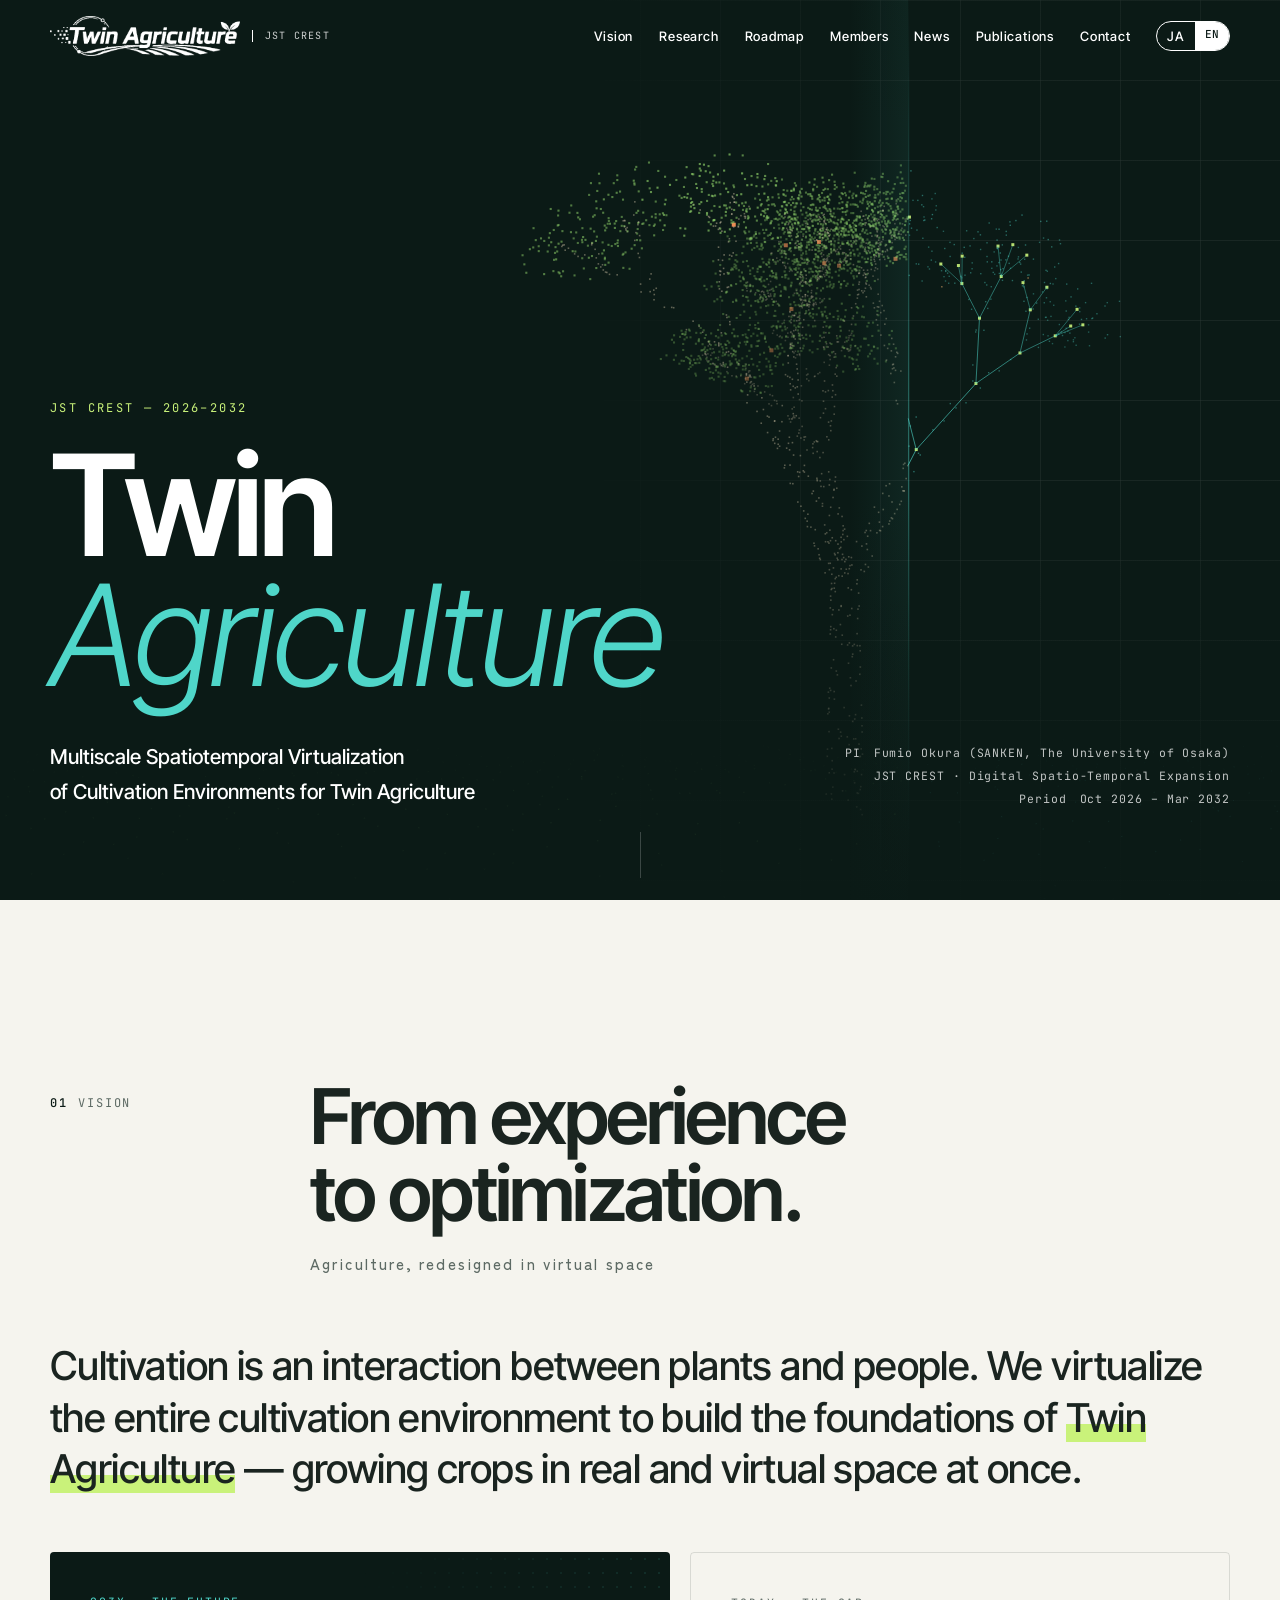
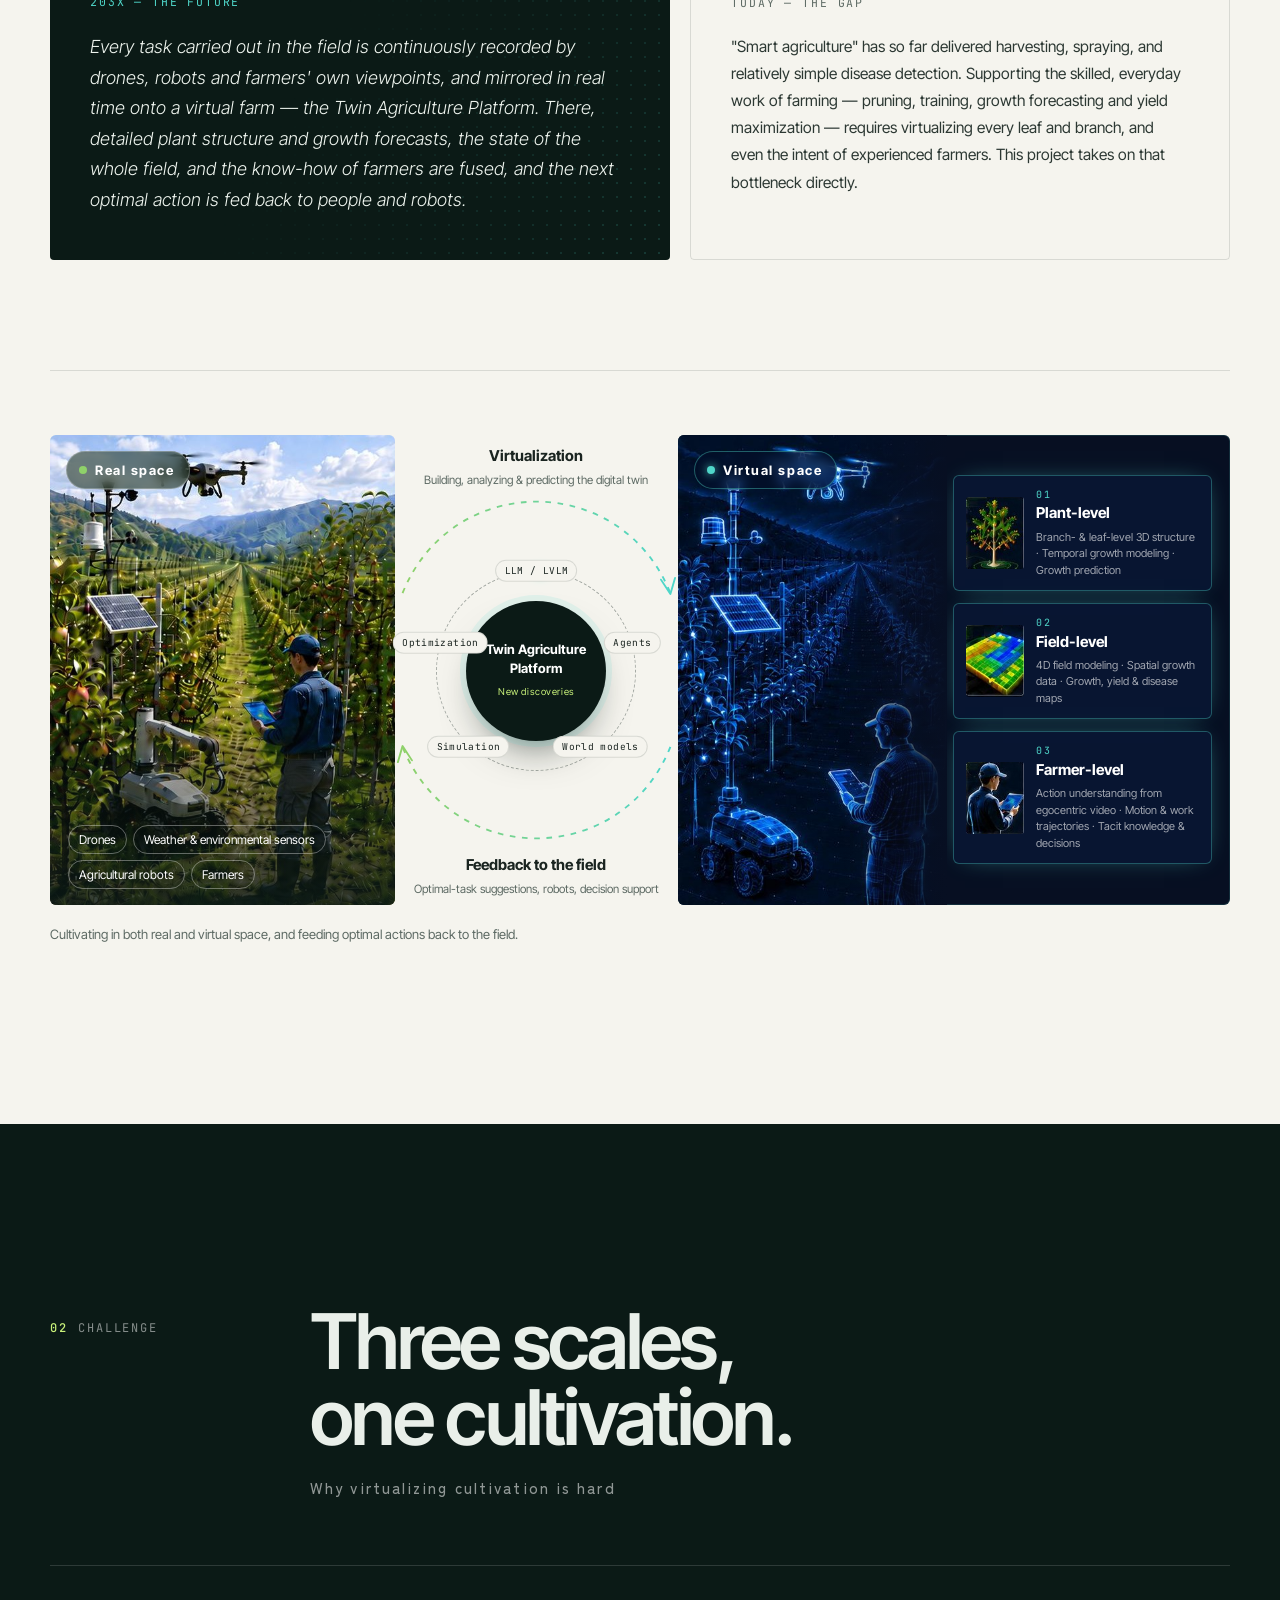
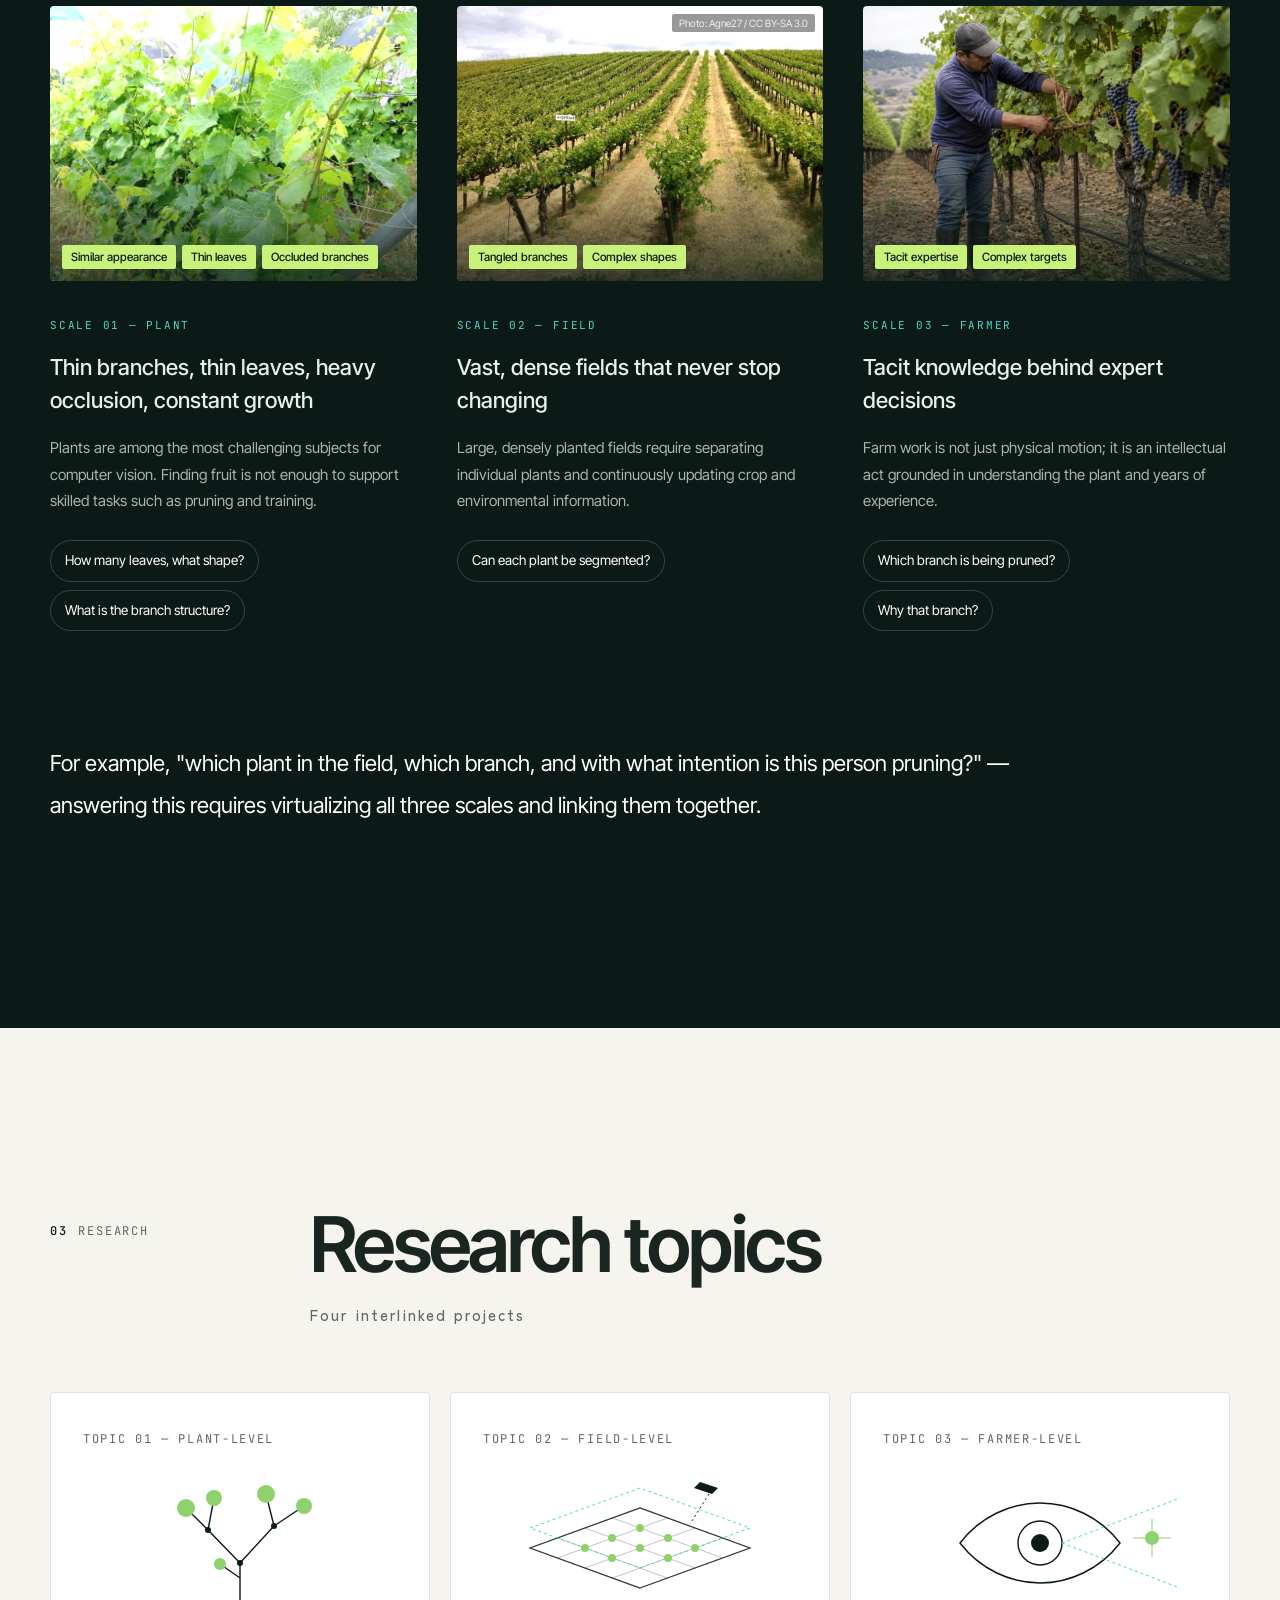
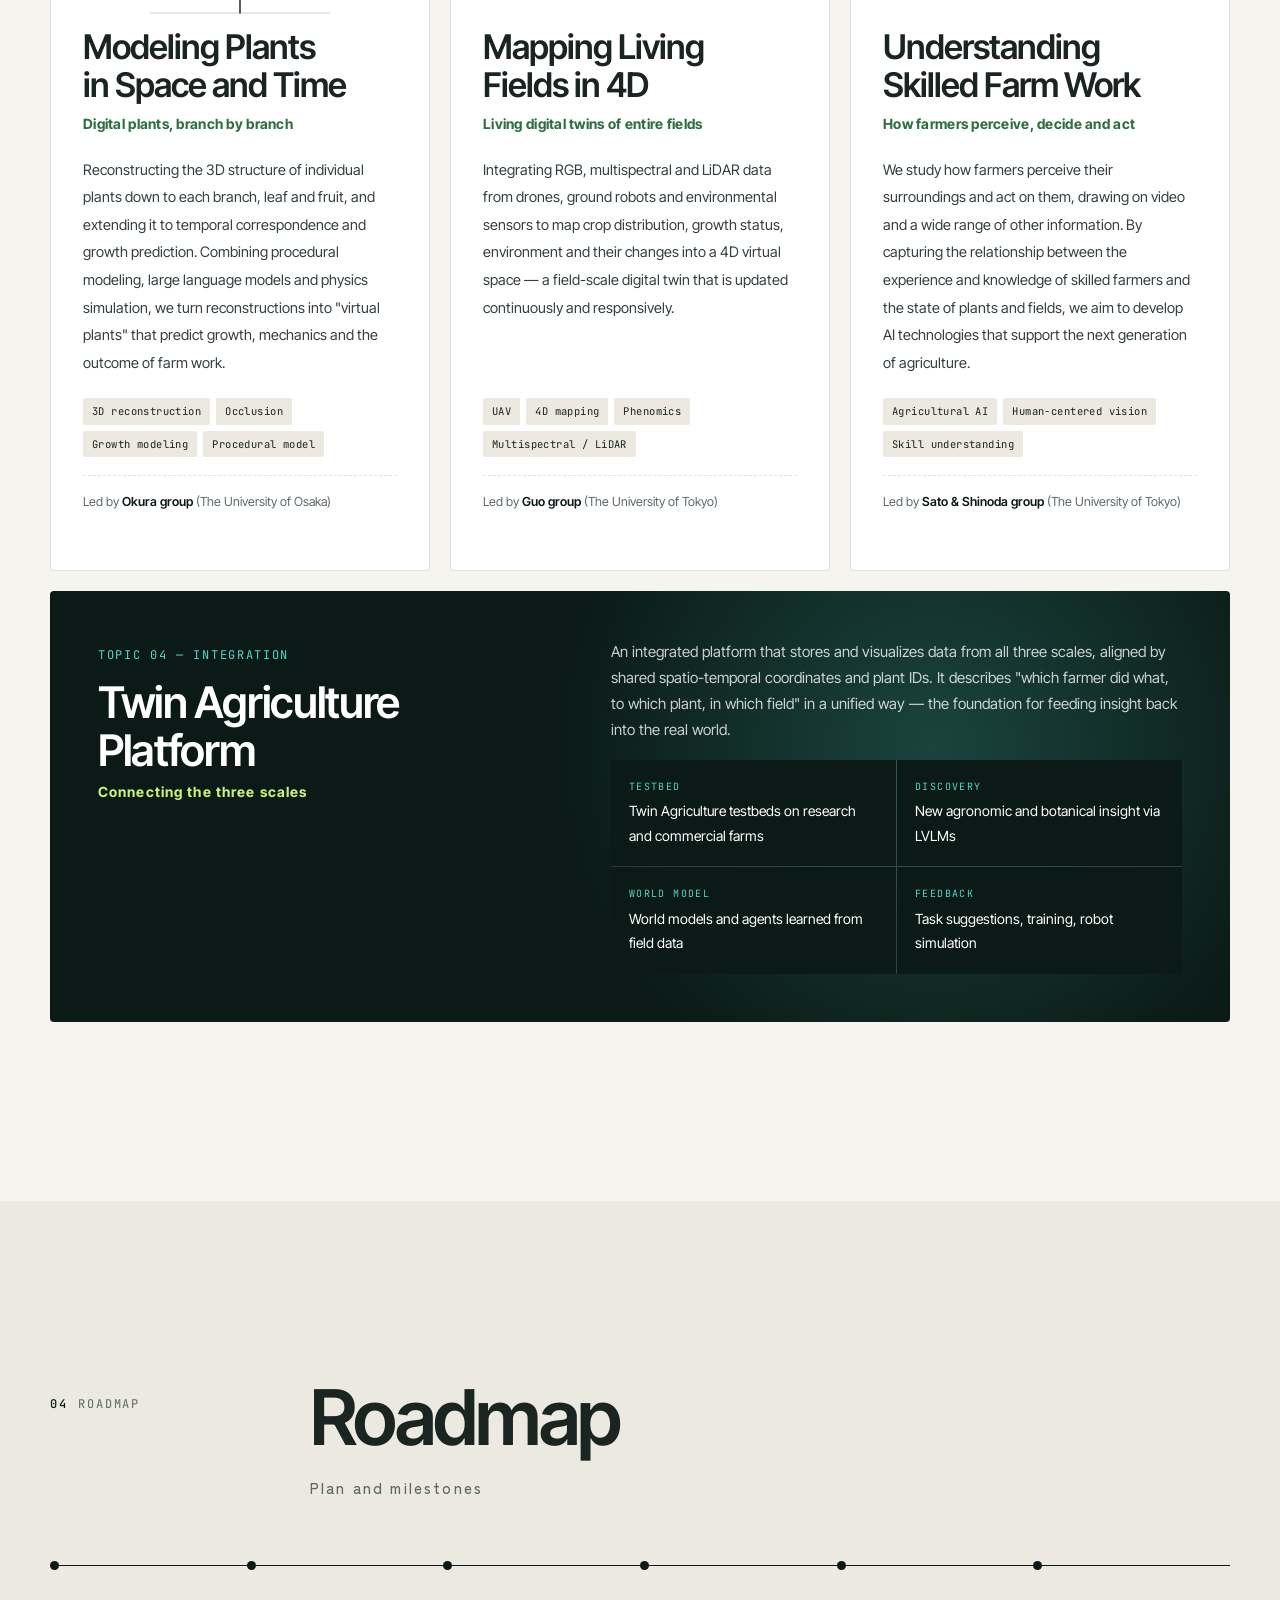
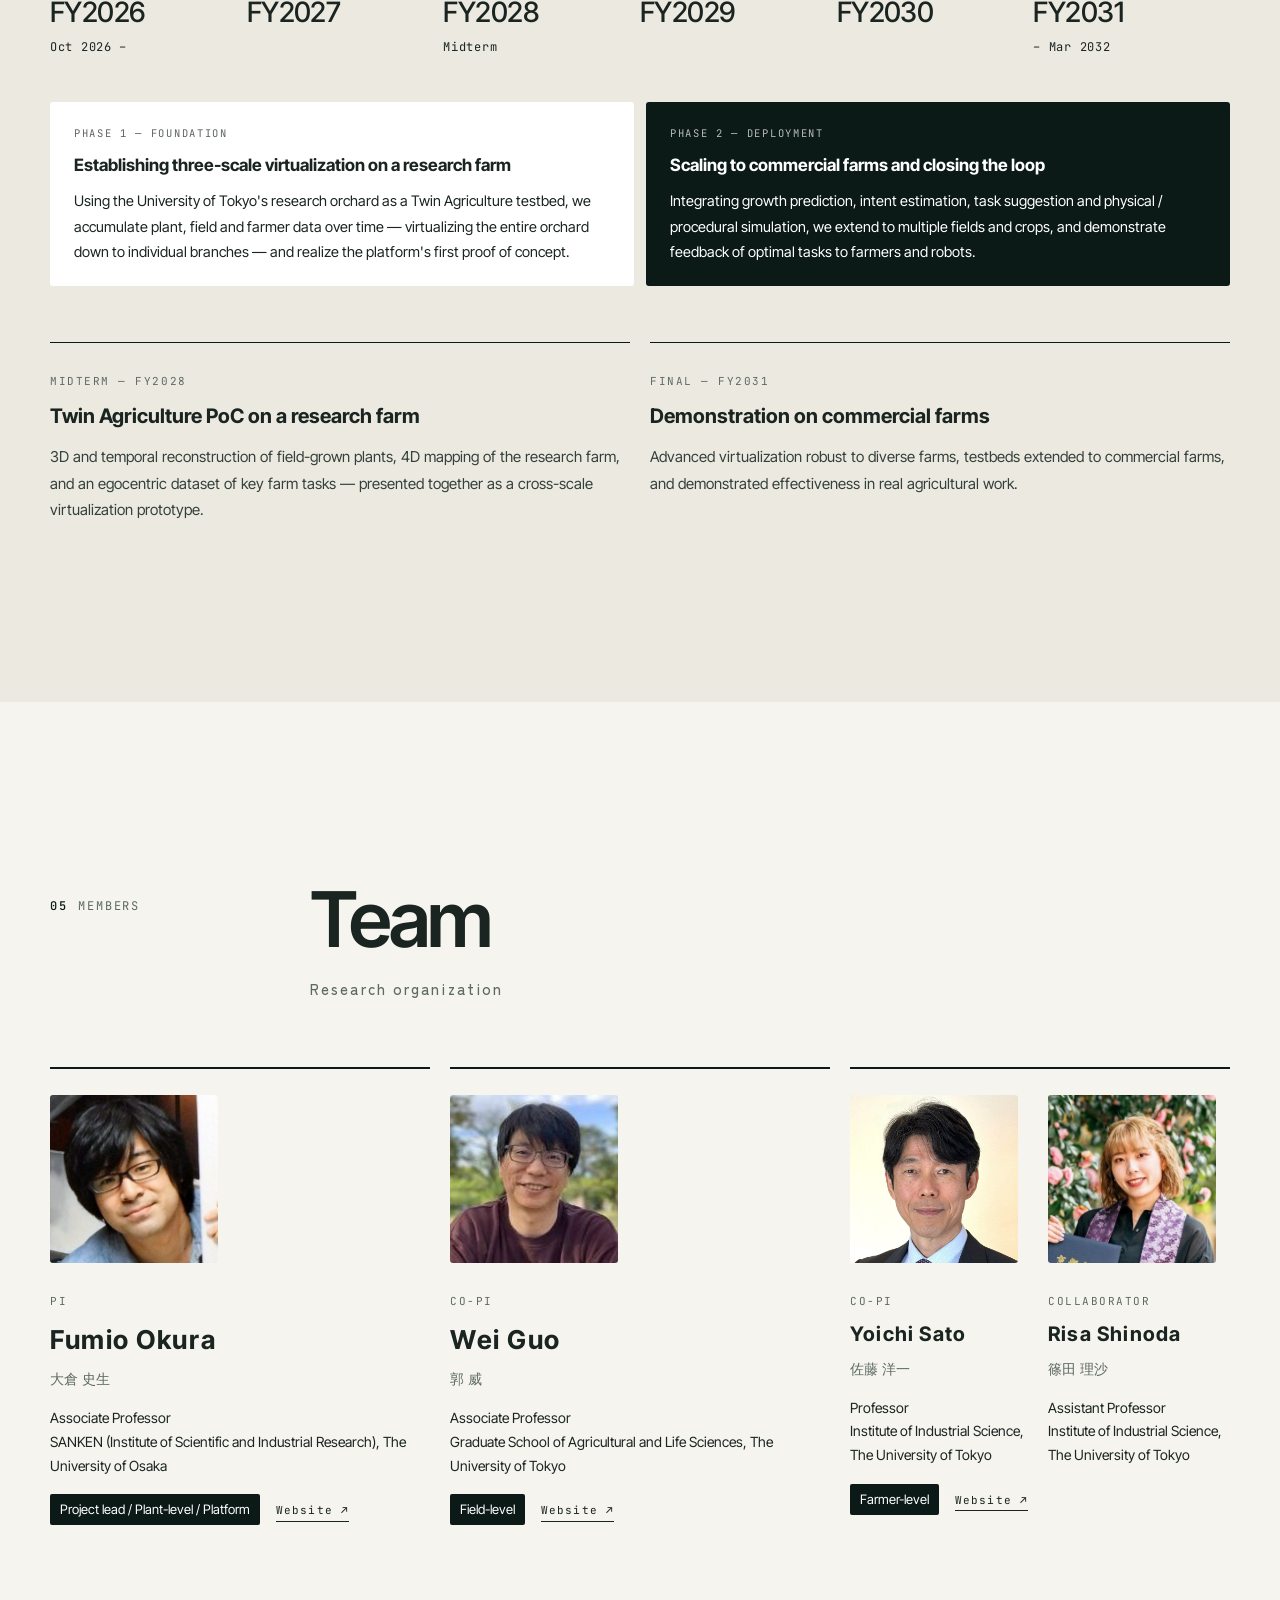
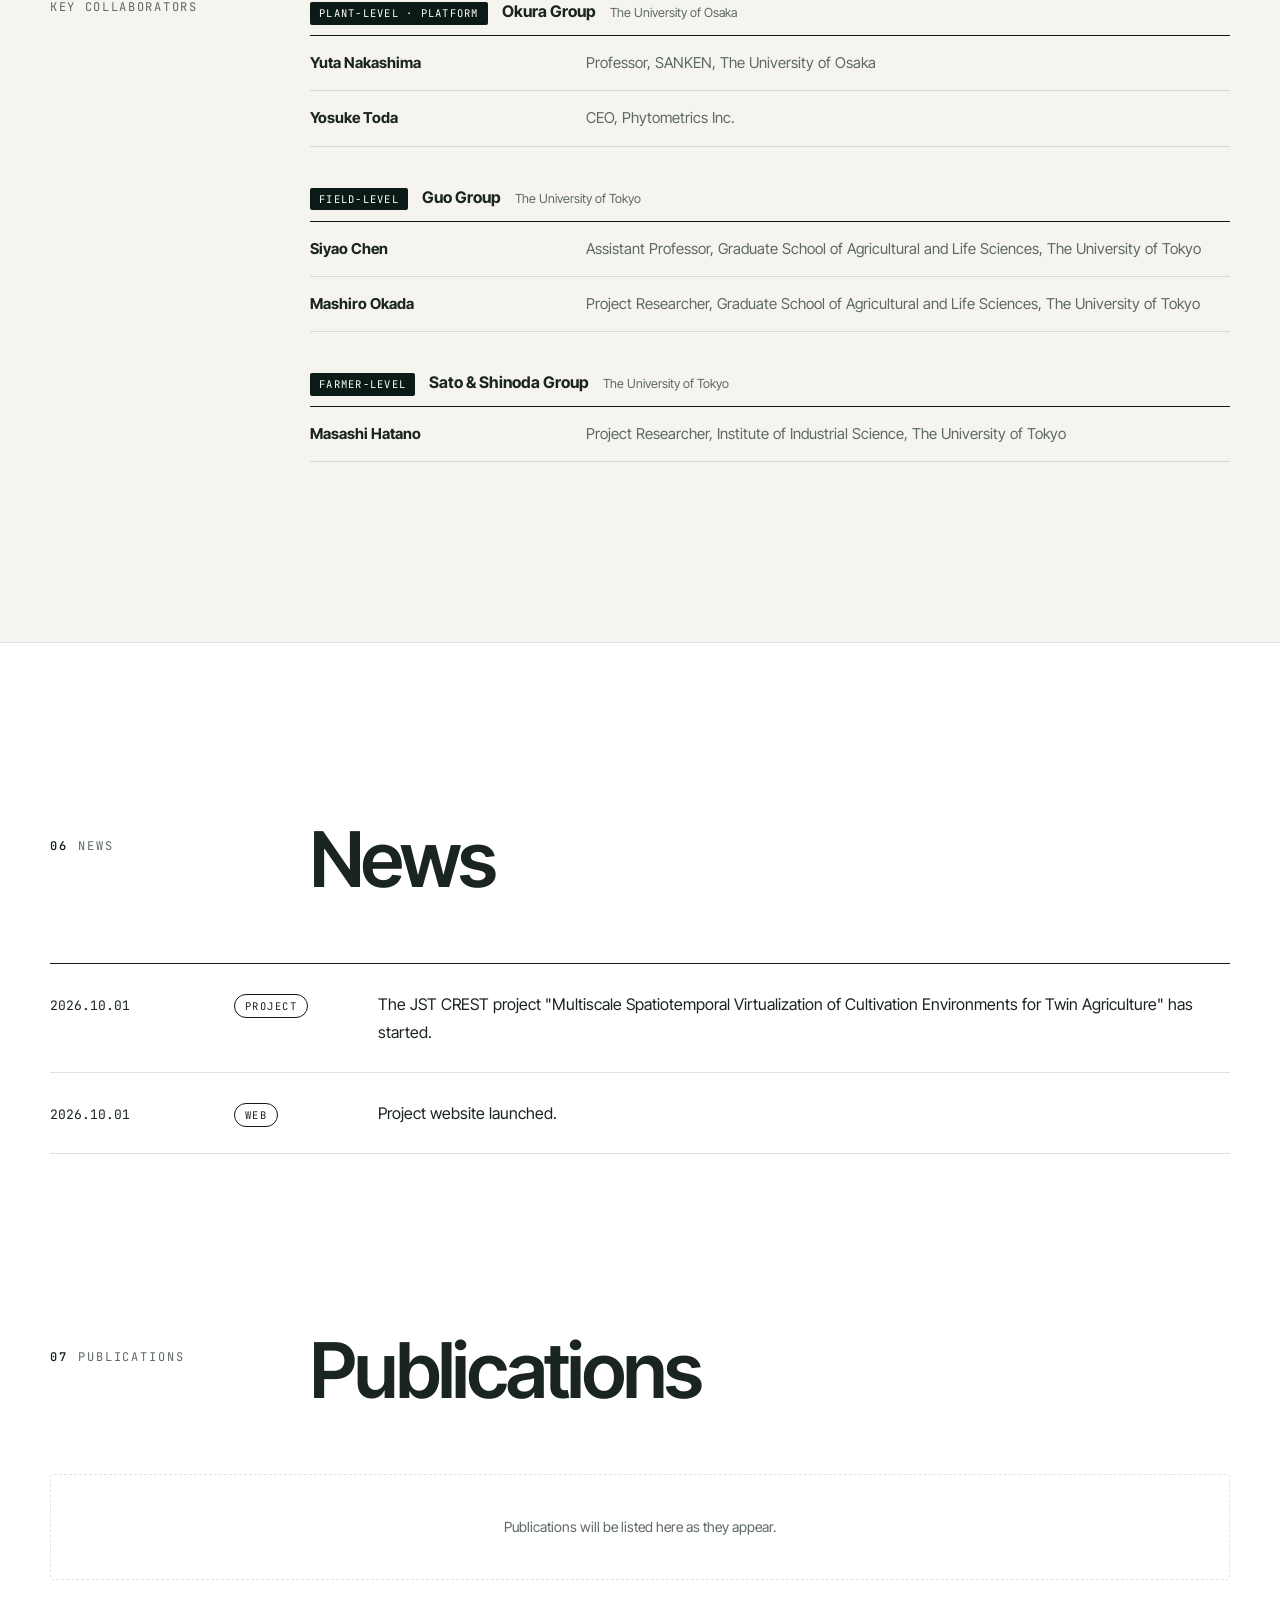
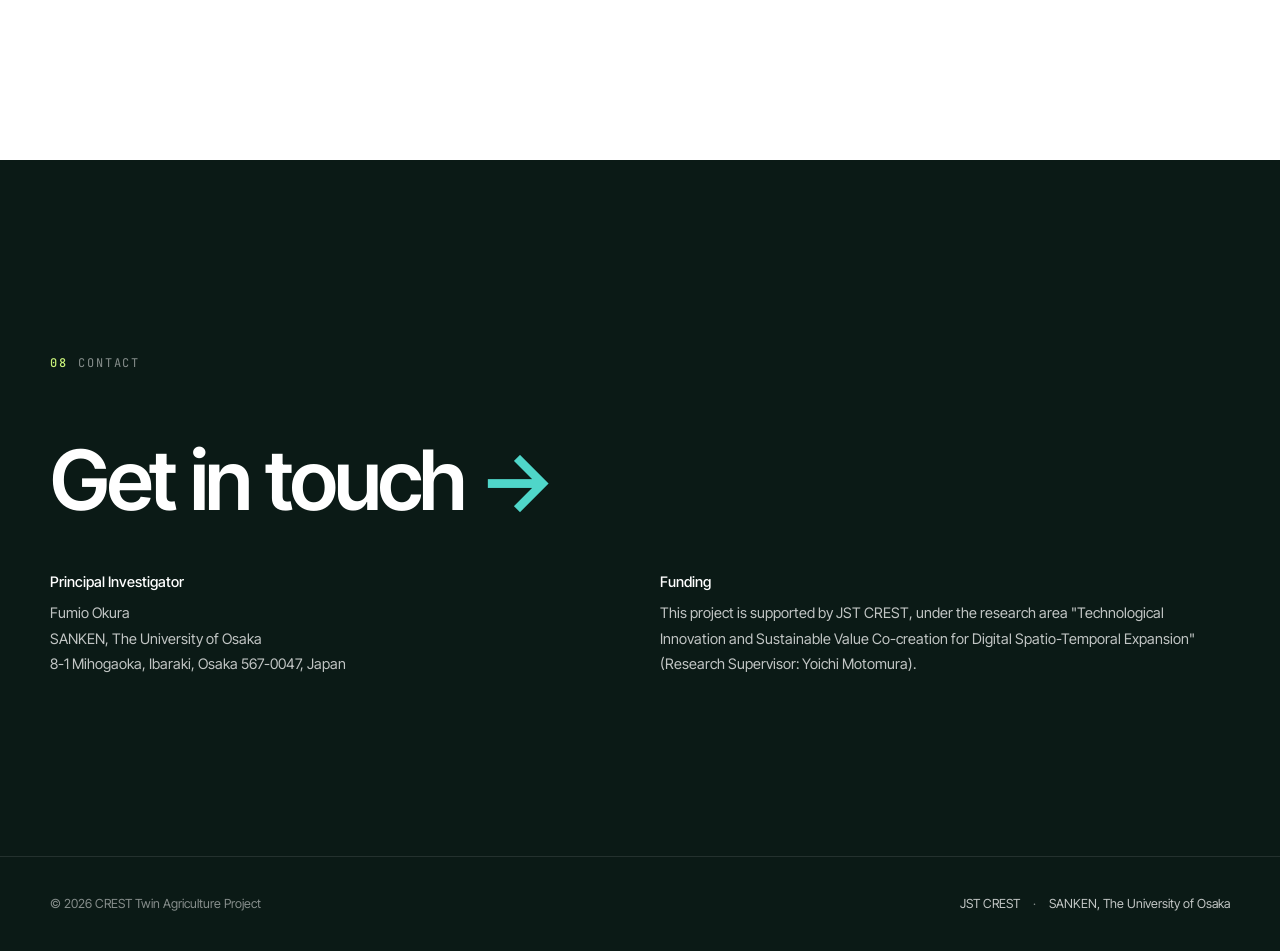
<file: en/index.html>
<!doctype html>
<html lang="en">
<head>
<meta charset="utf-8">
<meta name="viewport" content="width=device-width, initial-scale=1">
<title>Twin Agriculture | JST CREST Project</title>
<meta name="description" content="JST CREST project "Multiscale Spatiotemporal Virtualization of Cultivation Environments for Twin Agriculture" — virtualizing plants, fields, and farmers.">
<meta property="og:title" content="Twin Agriculture | JST CREST Project">
<meta property="og:description" content="Virtualizing cultivation across three scales: plants, fields, and farmers.">
<meta property="og:type" content="website">
<meta property="og:url" content="https://www.twinagri.org/en/">
<meta property="og:image" content="https://www.twinagri.org/assets/img/ogp.png">
<meta name="twitter:card" content="summary_large_image">
<link rel="canonical" href="https://www.twinagri.org/en/">
<link rel="alternate" hreflang="ja" href="https://www.twinagri.org/">
<link rel="alternate" hreflang="en" href="https://www.twinagri.org/en/">
<link rel="icon" href="../assets/img/favicon.svg" type="image/svg+xml">
<link rel="preconnect" href="https://fonts.googleapis.com">
<link rel="preconnect" href="https://fonts.gstatic.com" crossorigin>
<link href="https://fonts.googleapis.com/css2?family=Inter+Tight:ital,wght@0,300;0,400;0,500;0,600;1,300&family=JetBrains+Mono:wght@400;500&family=Zen+Kaku+Gothic+New:wght@400;500;700&display=swap" rel="stylesheet">
<link rel="stylesheet" href="../assets/css/style.css">
</head>
<body>

<header class="site-header">
  <div class="wrap">
    <a class="brand" href="./" aria-label="Twin Agriculture — JST CREST">
      <img class="brand-logo brand-logo--white" src="../assets/img/logo-twinagri-white.png" alt="Twin Agriculture" width="1116" height="235">
      <img class="brand-logo brand-logo--color" src="../assets/img/logo-twinagri.png" alt="" aria-hidden="true" width="1116" height="235">
      <span class="brand-text"><small>JST CREST</small></span>
    </a>
    <nav class="nav" aria-label="Main">
      <a href="#vision">Vision</a>
      <a href="#research">Research</a>
      <a href="#roadmap">Roadmap</a>
      <a href="#members">Members</a>
      <a href="#news">News</a>
      <a href="#publications">Publications</a>
      <a href="#contact">Contact</a>
      <span class="lang"><a href="../" hreflang="ja">JA</a><span><b>EN</b></span></span>
    </nav>
    <button class="menu-btn" aria-label="Menu" aria-expanded="false"><span></span><span></span></button>
  </div>
</header>

<main>
<!-- ============ HERO ============ -->
<section class="hero" id="top">
  <canvas id="twin-canvas" aria-hidden="true"></canvas>
  <div class="hero-grid" aria-hidden="true"></div>
  <div class="hero-inner wrap">
    <p class="hero-kicker">JST CREST — 2026–2032</p>
    <h1>Twin<br><span class="thin">Agriculture</span></h1>
    <div class="hero-sub">
      <p class="hero-title-ja">Multiscale Spatiotemporal Virtualization<br>of Cultivation Environments for Twin Agriculture</p>
      <p class="hero-meta">PI　Fumio Okura (SANKEN, The University of Osaka)<br>JST CREST · Digital Spatio-Temporal Expansion<br>Period　Oct 2026 – Mar 2032</p>
    </div>
  </div>
  <div class="scroll-cue" aria-hidden="true"></div>
</section>

<!-- ============ VISION ============ -->
<section class="sec vision" id="vision">
  <div class="wrap">
    <div class="sec-head rv">
      <div class="sec-label"><b>01</b>VISION</div>
      <div>
        <h2 class="sec-title">From experience<br>to optimization.</h2>
        <span class="sec-title-ja">Agriculture, redesigned in virtual space</span>
      </div>
    </div>

    <p class="vision-lead rv">Cultivation is an interaction between plants and people. We virtualize the entire cultivation environment to build the foundations of <em>Twin Agriculture</em> — growing crops in real and virtual space at once.</p>

    <div class="contrast">
      <div class="contrast-col future rv d1">
        <span class="contrast-tag">203X — THE FUTURE</span>
        <p>Every task carried out in the field is continuously recorded by drones, robots and farmers' own viewpoints, and mirrored in real time onto a virtual farm — the Twin Agriculture Platform. There, detailed plant structure and growth forecasts, the state of the whole field, and the know-how of farmers are fused, and the next optimal action is fed back to people and robots.</p>
      </div>
      <div class="contrast-col today rv d2">
        <span class="contrast-tag">TODAY — THE GAP</span>
        <p>"Smart agriculture" has so far delivered harvesting, spraying, and relatively simple disease detection. Supporting the skilled, everyday work of farming — pruning, training, growth forecasting and yield maximization — requires virtualizing every leaf and branch, and even the intent of experienced farmers. This project takes on that bottleneck directly.</p>
      </div>
    </div>

    <figure class="twin-fig rv">
      <div class="tf-panel tf-real">
        <img src="../assets/img/twin-real.jpg" alt="" loading="lazy">
        <span class="tf-tag"><i></i>Real space</span>
        <ul class="tf-real-list"><li>Drones</li><li>Weather & environmental sensors</li><li>Agricultural robots</li><li>Farmers</li></ul>
      </div>
      <div class="tf-center">
        <svg class="tf-arcs" viewBox="0 0 300 520" preserveAspectRatio="none" aria-hidden="true">
          <defs>
            <linearGradient id="gTop" x1="0" x2="1"><stop offset="0" stop-color="#8fd16a"/><stop offset="1" stop-color="#4fd6c9"/></linearGradient>
            <linearGradient id="gBot" x1="1" x2="0"><stop offset="0" stop-color="#4fd6c9"/><stop offset="1" stop-color="#8fd16a"/></linearGradient>
          </defs>
          <path class="arc arc-top" d="M8 175 C 60 40, 240 40, 292 175" stroke="url(#gTop)"/>
          <path class="arc arc-bot" d="M292 345 C 240 480, 60 480, 8 345" stroke="url(#gBot)"/>
          <path d="M282 160 L292 176 L297 158" fill="none" stroke="#4fd6c9" stroke-width="2" stroke-linecap="round" stroke-linejoin="round"/>
          <path d="M18 360 L8 344 L3 362" fill="none" stroke="#8fd16a" stroke-width="2" stroke-linecap="round" stroke-linejoin="round"/>
        </svg>
        <div class="tf-label tf-label-top"><b>Virtualization</b><small>Building, analyzing & predicting the digital twin</small></div>
        <div class="tf-core">
          <div class="tf-ring"></div><span class="orb o1">LLM / LVLM</span><span class="orb o2">Agents</span><span class="orb o3">World models</span><span class="orb o4">Simulation</span><span class="orb o5">Optimization</span>
          <div class="tf-core-in"><span class="tf-core-title">Twin Agriculture<br>Platform</span><span class="tf-core-sub">New discoveries</span></div>
        </div>
        <div class="tf-label tf-label-bot"><b>Feedback to the field</b><small>Optimal-task suggestions, robots, decision support</small></div>
      </div>
      <div class="tf-panel tf-virtual">
        <div class="tf-vimg"><img src="../assets/img/twin-virtual.jpg" alt="" loading="lazy"><span class="tf-tag tf-tag-v"><i></i>Virtual space</span></div>
        <ul class="tf-scales">
            <li class="tf-scale"><img src="../assets/img/twin-icon-plant.jpg" alt="" loading="lazy"><div><span class="tf-num">01</span><b>Plant-level</b><small>Branch- & leaf-level 3D structure · Temporal growth modeling · Growth prediction</small></div></li>
            <li class="tf-scale"><img src="../assets/img/twin-icon-field.jpg" alt="" loading="lazy"><div><span class="tf-num">02</span><b>Field-level</b><small>4D field modeling · Spatial growth data · Growth, yield & disease maps</small></div></li>
            <li class="tf-scale"><img src="../assets/img/twin-icon-farmer.jpg" alt="" loading="lazy"><div><span class="tf-num">03</span><b>Farmer-level</b><small>Action understanding from egocentric video · Motion & work trajectories · Tacit knowledge & decisions</small></div></li>
        </ul>
      </div>
      <figcaption>Cultivating in both real and virtual space, and feeding optimal actions back to the field.</figcaption>
    </figure>
  </div>
</section>

<!-- ============ CHALLENGE ============ -->
<section class="sec challenge" id="challenge">
  <div class="wrap">
    <div class="sec-head rv">
      <div class="sec-label"><b>02</b>CHALLENGE</div>
      <div>
        <h2 class="sec-title">Three scales,<br>one cultivation.</h2>
        <span class="sec-title-ja">Why virtualizing cultivation is hard</span>
      </div>
    </div>
    <div class="challenge-grid">
      <div class="challenge-item rv">
        <figure class="ch-img"><img src="../assets/img/challenge-plant.jpg" alt="Leaves and branches of a plant" loading="lazy"><figcaption><span>Similar appearance</span><span>Thin leaves</span><span>Occluded branches</span></figcaption></figure>
        <span class="scale">SCALE 01 — PLANT</span>
        <h3>Thin branches, thin leaves, heavy occlusion, constant growth</h3>
        <p>Plants are among the most challenging subjects for computer vision. Finding fruit is not enough to support skilled tasks such as pruning and training.</p>
        <div class="challenge-q"><span>How many leaves, what shape?</span><span>What is the branch structure?</span></div>
      </div>
      <div class="challenge-item rv d1">
        <figure class="ch-img"><img src="../assets/img/challenge-field.jpg" alt="A vineyard" loading="lazy"><small class="ch-credit"><a class="photo-credit" href="https://commons.wikimedia.org/wiki/File:Original_1986_Syrah_planting_at_Red_Willow.jpg" target="_blank" rel="noopener">Photo: Agne27</a> / <a class="photo-credit" href="https://creativecommons.org/licenses/by-sa/3.0/" target="_blank" rel="noopener">CC BY-SA 3.0</a></small><figcaption><span>Tangled branches</span><span>Complex shapes</span></figcaption></figure>
        <span class="scale">SCALE 02 — FIELD</span>
        <h3>Vast, dense fields that never stop changing</h3>
        <p>Large, densely planted fields require separating individual plants and continuously updating crop and environmental information.</p>
        <div class="challenge-q"><span>Can each plant be segmented?</span></div>
      </div>
      <div class="challenge-item rv d2">
        <figure class="ch-img"><img src="../assets/img/challenge-farmer.jpg" alt="A farmer pruning a vine" loading="lazy"><figcaption><span>Tacit expertise</span><span>Complex targets</span></figcaption></figure>
        <span class="scale">SCALE 03 — FARMER</span>
        <h3>Tacit knowledge behind expert decisions</h3>
        <p>Farm work is not just physical motion; it is an intellectual act grounded in understanding the plant and years of experience.</p>
        <div class="challenge-q"><span>Which branch is being pruned?</span><span>Why that branch?</span></div>
      </div>
    </div>
    <p class="challenge-note rv">For example, "which plant in the field, which branch, and with what intention is this person pruning?" — answering this requires virtualizing all three scales and linking them together.</p>
  </div>
</section>

<!-- ============ RESEARCH ============ -->
<section class="sec research" id="research">
  <div class="wrap">
    <div class="sec-head rv">
      <div class="sec-label"><b>03</b>RESEARCH</div>
      <div>
        <h2 class="sec-title">Research topics</h2>
        <span class="sec-title-ja">Four interlinked projects</span>
      </div>
    </div>

    <div class="projects">
      <article class="project rv">
        <span class="num">TOPIC 01 — PLANT-LEVEL</span>
        <div class="glyph" aria-hidden="true">
          <svg viewBox="0 0 300 150" fill="none">
            <g stroke="#0b1a16" stroke-width="1.4" stroke-linecap="round">
              <path d="M150 145V95M150 95L118 62M150 95L184 58M118 62L96 40M118 62L124 30M184 58L176 26M184 58L214 38M150 110L130 96"/>
            </g>
            <g fill="#8fd16a"><circle cx="96" cy="40" r="9"/><circle cx="124" cy="30" r="8"/><circle cx="176" cy="26" r="9"/><circle cx="214" cy="38" r="8"/><circle cx="130" cy="96" r="6"/></g>
            <g fill="#0b1a16"><circle cx="150" cy="95" r="3"/><circle cx="118" cy="62" r="3"/><circle cx="184" cy="58" r="3"/></g>
            <path d="M60 145h180" stroke="#0b1a16" stroke-opacity=".2"/>
          </svg>
        </div>
        <h3>Modeling Plants<br>in Space and Time</h3>
        <p class="scale-ja">Digital plants, branch by branch</p>
        <p>Reconstructing the 3D structure of individual plants down to each branch, leaf and fruit, and extending it to temporal correspondence and growth prediction. Combining procedural modeling, large language models and physics simulation, we turn reconstructions into "virtual plants" that predict growth, mechanics and the outcome of farm work.</p>
        <div class="tags"><span>3D reconstruction</span><span>Occlusion</span><span>Growth modeling</span><span>Procedural model</span></div>
        <p class="lead">Led by <b>Okura group</b> (The University of Osaka)</p>
      </article>

      <article class="project rv d1">
        <span class="num">TOPIC 02 — FIELD-LEVEL</span>
        <div class="glyph" aria-hidden="true">
          <svg viewBox="0 0 300 150" fill="none">
            <g stroke="#0b1a16" stroke-opacity=".9" stroke-width="1.2"><path d="M150 120L260 80L150 40L40 80Z"/></g>
            <g stroke="#0b1a16" stroke-opacity=".25"><path d="M67.5 70L177.5 110M95 60L205 100M122.5 50L232.5 90M67.5 90L177.5 50M95 100L205 60M122.5 110L232.5 70"/></g>
            <path d="M150 100L260 60L150 20L40 60Z" stroke="#4fd6c9" stroke-dasharray="3 3"/>
            <g fill="#8fd16a"><circle cx="95" cy="80" r="4"/><circle cx="122" cy="70" r="4"/><circle cx="150" cy="80" r="4"/><circle cx="178" cy="90" r="4"/><circle cx="205" cy="80" r="4"/><circle cx="150" cy="60" r="4"/><circle cx="122" cy="90" r="4"/><circle cx="178" cy="70" r="4"/></g>
            <path d="M210 14l18 6-6 6-18-6z" fill="#0b1a16"/>
            <path d="M219 26L200 56" stroke="#0b1a16" stroke-dasharray="2 3"/>
          </svg>
        </div>
        <h3>Mapping Living<br>Fields in 4D</h3>
        <p class="scale-ja">Living digital twins of entire fields</p>
        <p>Integrating RGB, multispectral and LiDAR data from drones, ground robots and environmental sensors to map crop distribution, growth status, environment and their changes into a 4D virtual space — a field-scale digital twin that is updated continuously and responsively.</p>
        <div class="tags"><span>UAV</span><span>4D mapping</span><span>Phenomics</span><span>Multispectral / LiDAR</span></div>
        <p class="lead">Led by <b>Guo group</b> (The University of Tokyo)</p>
      </article>

      <article class="project rv d2">
        <span class="num">TOPIC 03 — FARMER-LEVEL</span>
        <div class="glyph" aria-hidden="true">
          <svg viewBox="0 0 300 150" fill="none">
            <path d="M70 75c20-26 50-40 80-40s60 14 80 40c-20 26-50 40-80 40s-60-14-80-40z" stroke="#0b1a16" stroke-width="1.4"/>
            <circle cx="150" cy="75" r="22" stroke="#0b1a16" stroke-width="1.4"/>
            <circle cx="150" cy="75" r="9" fill="#0b1a16"/>
            <path d="M172 75L290 30M172 75L290 120" stroke="#4fd6c9" stroke-dasharray="3 3"/>
            <circle cx="262" cy="70" r="7" fill="#8fd16a"/>
            <path d="M255 70h-12M269 70h12M262 63v-12M262 77v12" stroke="#8fd16a"/>
          </svg>
        </div>
        <h3>Understanding Skilled Farm Work</h3>
        <p class="scale-ja">How farmers perceive, decide and act</p>
        <p>We study how farmers perceive their surroundings and act on them, drawing on video and a wide range of other information. By capturing the relationship between the experience and knowledge of skilled farmers and the state of plants and fields, we aim to develop AI technologies that support the next generation of agriculture.</p>
        <div class="tags"><span>Agricultural AI</span><span>Human-centered vision</span><span>Skill understanding</span></div>
        <p class="lead">Led by <b>Sato &amp; Shinoda group</b> (The University of Tokyo)</p>
      </article>
    </div>

    <div class="platform rv">
      <div>
        <span class="num">TOPIC 04 — INTEGRATION</span>
        <h3>Twin Agriculture<br>Platform</h3>
        <p class="scale-ja">Connecting the three scales</p>
      </div>
      <div>
        <p>An integrated platform that stores and visualizes data from all three scales, aligned by shared spatio-temporal coordinates and plant IDs. It describes "which farmer did what, to which plant, in which field" in a unified way — the foundation for feeding insight back into the real world.</p>
        <ul>
          <li><span class="mono">TESTBED</span>Twin Agriculture testbeds on research and commercial farms</li>
          <li><span class="mono">DISCOVERY</span>New agronomic and botanical insight via LVLMs</li>
          <li><span class="mono">WORLD MODEL</span>World models and agents learned from field data</li>
          <li><span class="mono">FEEDBACK</span>Task suggestions, training, robot simulation</li>
        </ul>
      </div>
    </div>
  </div>
</section>

<!-- ============ ROADMAP ============ -->
<section class="sec roadmap" id="roadmap">
  <div class="wrap">
    <div class="sec-head rv">
      <div class="sec-label"><b>04</b>ROADMAP</div>
      <div>
        <h2 class="sec-title">Roadmap</h2>
        <span class="sec-title-ja">Plan and milestones</span>
      </div>
    </div>
    <div class="timeline rv" aria-hidden="true">
      <div class="yr"><b>FY2026</b>Oct 2026 –</div>
      <div class="yr"><b>FY2027</b></div>
      <div class="yr"><b>FY2028</b>Midterm</div>
      <div class="yr"><b>FY2029</b></div>
      <div class="yr"><b>FY2030</b></div>
      <div class="yr"><b>FY2031</b>– Mar 2032</div>
    </div>
    <div class="phases">
      <div class="phase p1 rv">
        <span class="tag">PHASE 1 — FOUNDATION</span>
        <h4>Establishing three-scale virtualization on a research farm</h4>
        Using the University of Tokyo's research orchard as a Twin Agriculture testbed, we accumulate plant, field and farmer data over time — virtualizing the entire orchard down to individual branches — and realize the platform's first proof of concept.
      </div>
      <div class="phase p2 rv d1">
        <span class="tag">PHASE 2 — DEPLOYMENT</span>
        <h4>Scaling to commercial farms and closing the loop</h4>
        Integrating growth prediction, intent estimation, task suggestion and physical / procedural simulation, we extend to multiple fields and crops, and demonstrate feedback of optimal tasks to farmers and robots.
      </div>
    </div>
    <div class="milestones">
      <div class="ms rv">
        <span class="mono">MIDTERM — FY2028</span>
        <h4>Twin Agriculture PoC on a research farm</h4>
        <p>3D and temporal reconstruction of field-grown plants, 4D mapping of the research farm, and an egocentric dataset of key farm tasks — presented together as a cross-scale virtualization prototype.</p>
      </div>
      <div class="ms rv d1">
        <span class="mono">FINAL — FY2031</span>
        <h4>Demonstration on commercial farms</h4>
        <p>Advanced virtualization robust to diverse farms, testbeds extended to commercial farms, and demonstrated effectiveness in real agricultural work.</p>
      </div>
    </div>
  </div>
</section>

<!-- ============ MEMBERS ============ -->
<section class="sec members" id="members">
  <div class="wrap">
    <div class="sec-head rv">
      <div class="sec-label"><b>05</b>MEMBERS</div>
      <div>
        <h2 class="sec-title">Team</h2>
        <span class="sec-title-ja">Research organization</span>
      </div>
    </div>
    <div class="pis">
      <div class="pi rv">
        <a class="avatar" href="https://fokura.jp/" target="_blank" rel="noopener"><img src="../assets/img/member-okura.jpg" alt="Fumio Okura" loading="lazy"><span class="avatar-go">↗</span></a>
        <span class="role">PI</span>
        <h3 class="en">Fumio Okura</h3>
        <span class="en-name">大倉 史生</span>
        <p class="aff">Associate Professor<br>SANKEN (Institute of Scientific and Industrial Research), The University of Osaka</p>
        <span class="theme">Project lead / Plant-level / Platform</span>
        <a class="link" href="https://fokura.jp/" target="_blank" rel="noopener">Website ↗</a>
      </div>
      <div class="pi rv d1">
        <a class="avatar" href="https://lab.fieldphenomics.com/" target="_blank" rel="noopener"><img src="../assets/img/member-guo.jpg" alt="Wei Guo" loading="lazy"><span class="avatar-go">↗</span></a>
        <span class="role">CO-PI</span>
        <h3 class="en">Wei Guo</h3>
        <span class="en-name">郭 威</span>
        <p class="aff">Associate Professor<br>Graduate School of Agricultural and Life Sciences, The University of Tokyo</p>
        <span class="theme">Field-level</span>
        <a class="link" href="https://lab.fieldphenomics.com/" target="_blank" rel="noopener">Website ↗</a>
      </div>
      <div class="pi rv d2 pi-pair">
        <div class="pi-people">
          <div class="pi-person">
            <a class="avatar" href="https://www.ut-vision.org/sato-lab/" target="_blank" rel="noopener"><img src="../assets/img/member-sato.jpg" alt="Yoichi Sato" loading="lazy"><span class="avatar-go">↗</span></a>
            <span class="role">CO-PI</span>
            <h3 class="en">Yoichi Sato</h3>
            <span class="en-name">佐藤 洋一</span>
            <p class="aff">Professor<br>Institute of Industrial Science, The University of Tokyo</p>
          </div>
          <div class="pi-person">
            <div class="avatar"><img src="../assets/img/member-shinoda.jpg" alt="Risa Shinoda" loading="lazy"></div>
            <span class="role">COLLABORATOR</span>
            <h3 class="en">Risa Shinoda</h3>
            <span class="en-name">篠田 理沙</span>
            <p class="aff">Assistant Professor<br>Institute of Industrial Science, The University of Tokyo</p>
          </div>
        </div>
        <span class="theme">Farmer-level</span>
        <a class="link" href="https://www.ut-vision.org/sato-lab/" target="_blank" rel="noopener">Website ↗</a>
      </div>
    </div>

    <div class="collab rv">
      <h4>KEY COLLABORATORS</h4>
      <div class="cg-list">
        <div class="cg">
          <div class="cg-head"><span class="cg-tag">PLANT-LEVEL · PLATFORM</span><b>Okura Group</b><small>The University of Osaka</small></div>
          <table>
            <tr><td>Yuta Nakashima</td><td>Professor, SANKEN, The University of Osaka</td></tr>
            <tr><td>Yosuke Toda</td><td>CEO, Phytometrics Inc.</td></tr>
          </table>
        </div>
        <div class="cg">
          <div class="cg-head"><span class="cg-tag">FIELD-LEVEL</span><b>Guo Group</b><small>The University of Tokyo</small></div>
          <table>
            <tr><td>Siyao Chen</td><td>Assistant Professor, Graduate School of Agricultural and Life Sciences, The University of Tokyo</td></tr>
            <tr><td>Mashiro Okada</td><td>Project Researcher, Graduate School of Agricultural and Life Sciences, The University of Tokyo</td></tr>
          </table>
        </div>
        <div class="cg">
          <div class="cg-head"><span class="cg-tag">FARMER-LEVEL</span><b>Sato & Shinoda Group</b><small>The University of Tokyo</small></div>
          <table>
            <tr><td>Masashi Hatano</td><td>Project Researcher, Institute of Industrial Science, The University of Tokyo</td></tr>
          </table>
        </div>
      </div>
    </div>
  </div>
</section>

<!-- ============ NEWS ============ -->
<section class="sec news" id="news">
  <div class="wrap">
    <div class="sec-head rv">
      <div class="sec-label"><b>06</b>NEWS</div>
      <div><h2 class="sec-title">News</h2></div>
    </div>
    <ul class="news-list rv">
      <li><time datetime="2026-10-01">2026.10.01</time><span class="cat">PROJECT</span><span>The JST CREST project "Multiscale Spatiotemporal Virtualization of Cultivation Environments for Twin Agriculture" has started.</span></li>
      <li><time datetime="2026-10-01">2026.10.01</time><span class="cat">WEB</span><span>Project website launched.</span></li>
    </ul>
  </div>
</section>

<!-- ============ PUBLICATIONS ============ -->
<section class="sec pubs" id="publications">
  <div class="wrap">
    <div class="sec-head rv">
      <div class="sec-label"><b>07</b>PUBLICATIONS</div>
      <div><h2 class="sec-title">Publications</h2></div>
    </div>
    <div class="pub-empty rv">Publications will be listed here as they appear.</div>
  </div>
</section>

<!-- ============ CONTACT ============ -->
<section class="sec contact" id="contact">
  <div class="wrap">
    <div class="sec-head rv">
      <div class="sec-label"><b>08</b>CONTACT</div>
      <div></div>
    </div>
    <a class="contact-big rv" href="mailto:okura@im.sanken.osaka-u.ac.jp">Get in touch <span class="arrow">→</span></a>
    <div class="contact-info rv">
      <div><b>Principal Investigator</b>Fumio Okura<br>SANKEN, The University of Osaka<br>8-1 Mihogaoka, Ibaraki, Osaka 567-0047, Japan</div>
      <div><b>Funding</b>This project is supported by JST CREST, under the research area "Technological Innovation and Sustainable Value Co-creation for Digital Spatio-Temporal Expansion" (Research Supervisor: Yoichi Motomura).</div>
    </div>
  </div>
</section>

</main>

<footer class="site-footer">
  <div class="wrap">
    <span>© <span data-year>2026</span> CREST Twin Agriculture Project</span>
    <span><a href="https://www.jst.go.jp/kisoken/crest/" target="_blank" rel="noopener">JST CREST</a>　·　<a href="https://www.sanken.osaka-u.ac.jp/" target="_blank" rel="noopener">SANKEN, The University of Osaka</a></span>
  </div>
</footer>

<script src="../assets/js/main.js" defer></script>
</body>
</html>
</file>
<file: assets/css/style.css>
/* ============================================================
   CREST Twin Agriculture — site stylesheet
   ============================================================ */
:root {
  --ink: #0b1a16;
  --ink-2: #13271f;
  --paper: #f5f4ee;
  --paper-2: #ebe9e0;
  --text: #1a2420;
  --muted: #5d6a64;
  --line: rgba(11, 26, 22, 0.12);
  --leaf: #8fd16a;      /* real   */
  --twin: #4fd6c9;      /* virtual */
  --accent: #c9f27a;
  --f-jp: "Zen Kaku Gothic New", "Hiragino Sans", "Noto Sans JP", sans-serif;
  --f-en: "Inter Tight", "Helvetica Neue", Arial, sans-serif;
  --f-mono: "JetBrains Mono", ui-monospace, monospace;
  --wrap: 1180px;
  --ease: cubic-bezier(.2, .7, .1, 1);
}

*, *::before, *::after { box-sizing: border-box; }
html { scroll-behavior: smooth; -webkit-text-size-adjust: 100%; }
body {
  margin: 0;
  background: var(--paper);
  color: var(--text);
  font-family: var(--f-jp);
  font-size: 16px;
  line-height: 1.95;
  letter-spacing: .03em;
  -webkit-font-smoothing: antialiased;
  overflow-x: hidden;
}
html[lang="en"] body { font-family: var(--f-en); letter-spacing: 0; line-height: 1.75; }
img { max-width: 100%; display: block; }
a { color: inherit; }
::selection { background: var(--accent); color: var(--ink); }

.wrap { width: min(var(--wrap), 100% - 48px); margin-inline: auto; }
.en { font-family: var(--f-en); letter-spacing: 0; }
.mono { font-family: var(--f-mono); letter-spacing: .04em; }

/* ---------- Header ---------- */
.site-header {
  position: fixed; inset: 0 0 auto 0; z-index: 50;
  transition: background .4s var(--ease), border-color .4s, color .4s;
  color: #fff;
  border-bottom: 1px solid transparent;
}
.site-header.is-scrolled {
  background: rgba(245, 244, 238, .86);
  backdrop-filter: blur(14px); -webkit-backdrop-filter: blur(14px);
  color: var(--ink);
  border-color: var(--line);
}
.site-header .wrap { display: flex; align-items: center; justify-content: space-between; height: 72px; }
.brand { display: flex; align-items: center; gap: 12px; text-decoration: none; }
.brand-logo { height: 40px; width: auto; display: block; }
.brand-logo--color { display: none; }
.site-header.is-scrolled .brand-logo--white { display: none; }
.site-header.is-scrolled .brand-logo--color { display: block; }
body.menu-open .site-header .brand-logo--white { display: block; }
body.menu-open .site-header .brand-logo--color { display: none; }
.brand-text { padding-left: 12px; border-left: 1px solid currentColor; }
.brand-text { font-family: var(--f-en); font-weight: 600; font-size: 15px; letter-spacing: .02em; line-height: 1.15; }
.brand-text small { display: block; opacity: .8 !important; font-family: var(--f-mono); font-weight: 400; font-size: 10px; opacity: .65; letter-spacing: .12em; }
.nav { display: flex; align-items: center; gap: 26px; }
.nav a {
  font-family: var(--f-en); font-size: 13px; font-weight: 500; letter-spacing: .06em;
  text-decoration: none; position: relative; padding: 4px 0;
}
.nav a::after {
  content: ""; position: absolute; left: 0; bottom: -2px; height: 1px; width: 100%;
  background: currentColor; transform: scaleX(0); transform-origin: right; transition: transform .4s var(--ease);
}
.nav a:hover::after { transform: scaleX(1); transform-origin: left; }
.lang { display: inline-flex; border: 1px solid currentColor; border-radius: 99px; overflow: hidden; font-family: var(--f-mono); font-size: 11px; }
.lang a, .lang span { padding: 3px 10px; text-decoration: none; }
.lang span { background: currentColor; }
.lang span b { color: var(--ink); font-weight: 500; }
.site-header.is-scrolled .lang span b { color: var(--paper); }
.menu-btn { display: none; background: none; border: 0; color: inherit; width: 40px; height: 40px; cursor: pointer; padding: 0; }
.menu-btn span { display: block; width: 22px; height: 1.5px; background: currentColor; margin: 6px auto; transition: transform .3s; }

/* ---------- Hero ---------- */
.hero {
  position: relative; min-height: 100svh; background: var(--ink); color: #fff; overflow: hidden;
  display: flex; flex-direction: column; justify-content: flex-end;
}
#twin-canvas { position: absolute; inset: 0; width: 100%; height: 100%; }
.hero::after {
  content: ""; position: absolute; inset: 0; pointer-events: none;
  background:
    radial-gradient(ellipse at 70% 40%, transparent 30%, rgba(11,26,22,.55) 85%),
    linear-gradient(to top, rgba(11,26,22,.95) 0%, transparent 45%);
}
.hero-grid {
  position: absolute; inset: 0; pointer-events: none; opacity: .14;
  background-image: linear-gradient(rgba(255,255,255,.4) 1px, transparent 1px), linear-gradient(90deg, rgba(255,255,255,.4) 1px, transparent 1px);
  background-size: 80px 80px;
  mask-image: linear-gradient(90deg, transparent 0%, transparent 45%, #000 75%);
  -webkit-mask-image: linear-gradient(90deg, transparent 0%, transparent 45%, #000 75%);
}
.hero-inner { position: relative; z-index: 3; padding-bottom: clamp(56px, 10vh, 110px); }
.hero-kicker { font-family: var(--f-mono); font-size: 12px; letter-spacing: .2em; color: var(--accent); margin: 0 0 22px; }
.hero h1 {
  font-family: var(--f-en); font-weight: 600; letter-spacing: -.035em; line-height: .92;
  font-size: clamp(56px, 11vw, 168px); margin: 0;
}
.hero h1 .thin { font-weight: 300; font-style: italic; color: var(--twin); }
.hero-sub { display: grid; grid-template-columns: 1.2fr 1fr; gap: 40px; margin-top: 40px; align-items: end; }
.hero-sub p { margin: 0; }
.hero-title-ja { font-size: clamp(17px, 1.6vw, 21px); font-weight: 500; line-height: 1.7; }
.hero-meta { font-family: var(--f-mono); font-size: 11.5px; letter-spacing: .08em; line-height: 2; opacity: .75; text-align: right; }
.scroll-cue { position: absolute; z-index: 3; left: 50%; bottom: 22px; width: 1px; height: 46px; background: rgba(255,255,255,.2); overflow: hidden; }
.scroll-cue::after { content: ""; position: absolute; left: 0; top: -46px; width: 1px; height: 46px; background: #fff; animation: cue 2.2s var(--ease) infinite; }
@keyframes cue { to { top: 46px; } }

/* ---------- Sections ---------- */
section { position: relative; }
.sec { padding: clamp(96px, 14vw, 180px) 0; }
.sec-head { display: grid; grid-template-columns: 220px 1fr; gap: 40px; margin-bottom: 64px; }
.sec-label { font-family: var(--f-mono); font-size: 12px; letter-spacing: .16em; color: var(--muted); padding-top: 14px; }
.sec-label b { color: var(--ink); font-weight: 500; margin-right: 10px; }
.sec-title { font-family: var(--f-en); font-size: clamp(40px, 6vw, 80px); font-weight: 600; letter-spacing: -.035em; line-height: 1; margin: 0; }
.sec-title-ja { display: block; font-family: var(--f-jp); font-size: 15px; font-weight: 500; letter-spacing: .14em; margin-top: 18px; color: var(--muted); }

/* Vision */
.vision { background: var(--paper); }
.vision-lead {
  font-size: clamp(24px, 3.1vw, 40px); line-height: 1.65; font-weight: 500; letter-spacing: .02em; margin: 0 0 56px;
}
html[lang="en"] .vision-lead { line-height: 1.3; letter-spacing: -.015em; }
.vision-lead em { font-style: normal; background: linear-gradient(transparent 62%, var(--accent) 62%); }


/* Vision: future vs today */
.contrast { display: grid; grid-template-columns: 1.15fr 1fr; gap: 20px; }
.contrast-col { border-radius: 4px; padding: 40px 40px 44px; position: relative; overflow: hidden; }
.contrast-tag { display: block; font-family: var(--f-mono); font-size: 11.5px; letter-spacing: .16em; margin-bottom: 20px; }
.contrast-col p { margin: 0; }
.contrast-col.future { background: var(--ink); color: #eef4ee; }
.contrast-col.future::before {
  content: ""; position: absolute; inset: 0; pointer-events: none; opacity: .5;
  background-image: radial-gradient(rgba(79,214,201,.35) 1px, transparent 1px); background-size: 14px 14px;
  mask-image: linear-gradient(120deg, transparent 40%, #000); -webkit-mask-image: linear-gradient(120deg, transparent 40%, #000);
}
.contrast-col.future .contrast-tag { color: var(--twin); }
.contrast-col.future p { font-style: italic; font-size: 17px; line-height: 2.05; position: relative; }
html[lang="en"] .contrast-col.future p { font-family: var(--f-en); font-weight: 300; font-size: 18px; line-height: 1.7; }
.contrast-col.today { border: 1px solid var(--line); background: transparent; color: #2c3833; }
.contrast-col.today .contrast-tag { color: var(--muted); }
.contrast-col.today p { font-size: 15.5px; }

/* Twin diagram (based on proposal Fig.1) */
.twin-fig { margin: 110px 0 0; padding-top: 64px; border-top: 1px solid var(--line);
  display: grid; grid-template-columns: 1fr .82fr 1.6fr; align-items: stretch; }
.twin-fig > figcaption { grid-column: 1 / -1; margin-top: 18px; font-size: 13px; color: var(--muted); }
.tf-panel { position: relative; border-radius: 6px; overflow: hidden; min-height: 470px; }
.tf-panel img { display: block; width: 100%; height: 100%; object-fit: cover; }
.tf-real img { position: absolute; inset: 0; }
.tf-real::after { content: ""; position: absolute; inset: 0; background: linear-gradient(to top, rgba(11,26,22,.85), transparent 45%); }
.tf-tag { position: absolute; z-index: 2; top: 16px; left: 16px; display: inline-flex; align-items: center; gap: 8px;
  font-size: 13px; font-weight: 700; letter-spacing: .12em; color: #fff; padding: 7px 14px 7px 12px; border-radius: 99px;
  background: rgba(20,40,20,.55); backdrop-filter: blur(6px); -webkit-backdrop-filter: blur(6px); border: 1px solid rgba(255,255,255,.25); }
.tf-tag i { width: 8px; height: 8px; border-radius: 50%; background: var(--leaf); }
.tf-tag-v { background: rgba(5,15,40,.55); border-color: rgba(79,214,201,.4); }
.tf-tag-v i { background: var(--twin); box-shadow: 0 0 10px var(--twin); }
.tf-real-list { position: absolute; z-index: 2; left: 18px; right: 18px; bottom: 16px; margin: 0; padding: 0; list-style: none;
  display: flex; flex-wrap: wrap; gap: 6px; }
.tf-real-list li { font-size: 12px; color: #fff; padding: 3px 10px; border: 1px solid rgba(255,255,255,.35); border-radius: 99px; }
.tf-virtual { display: grid; grid-template-columns: 1fr 1.05fr; background: #070f22; box-shadow: 0 0 0 1px rgba(79,214,201,.15) inset; }
.tf-vimg { position: relative; }
.tf-vimg img { position: absolute; inset: 0; }
.tf-vimg::after { content: ""; position: absolute; inset: 0; background: linear-gradient(90deg, transparent 60%, #070f22); }
.tf-scales { list-style: none; margin: 0; padding: 18px 18px 18px 6px; display: flex; flex-direction: column; justify-content: center; gap: 12px; }
.tf-scale { display: grid; grid-template-columns: 58px 1fr; gap: 12px; align-items: center; padding: 12px;
  border: 1px solid rgba(79,214,201,.35); border-radius: 6px; background: rgba(10,25,60,.6);
  box-shadow: 0 0 24px -12px rgba(79,214,201,.8); transition: border-color .4s, transform .4s var(--ease); }
.tf-scale:hover { border-color: var(--twin); transform: translateX(-3px); }
.tf-scale img { width: 58px; height: 72px; object-fit: cover; border-radius: 3px; }
.tf-scale div { display: flex; flex-direction: column; line-height: 1.35; }
.tf-num { font-family: var(--f-mono); font-size: 10px; color: var(--twin); letter-spacing: .14em; }
.tf-scale b { color: #fff; font-size: 15px; font-weight: 700; margin-top: 2px; }
.tf-scale em { font-style: normal; font-family: var(--f-en); font-weight: 600; color: var(--accent); font-size: 13px; }
.tf-scale small { color: rgba(255,255,255,.62); font-size: 11px; margin-top: 5px; line-height: 1.5; }
.tf-center { position: relative; display: flex; flex-direction: column; align-items: center; justify-content: space-between; padding: 6px 4px; min-height: 470px; }
.tf-arcs { position: absolute; inset: 0; width: 100%; height: 100%; overflow: visible; }
.tf-arcs .arc { fill: none; stroke-width: 2; stroke-dasharray: 6 7; animation: flow 1.6s linear infinite; }
@keyframes flow { to { stroke-dashoffset: -26; } }
.tf-label { position: relative; z-index: 2; text-align: center; padding: 0 10px; background: var(--paper); }
.tf-label b { display: block; font-size: 15px; font-weight: 700; }
.tf-label small { display: block; font-size: 11.5px; color: var(--muted); line-height: 1.6; margin-top: 2px; }
.tf-label-top { margin-top: 2px; }
.tf-core { position: relative; z-index: 2; width: min(200px, 90%); aspect-ratio: 1; display: grid; place-items: center; }
.tf-ring { position: absolute; inset: 0; border-radius: 50%; border: 1px dashed rgba(11,26,22,.35); animation: spin 40s linear infinite; }
.tf-ring::before { content: ""; position: absolute; top: -4px; left: 50%; width: 8px; height: 8px; border-radius: 50%; background: var(--twin); box-shadow: 0 0 10px var(--twin); }
@keyframes spin { to { transform: rotate(360deg); } }
.tf-core-in { width: 70%; aspect-ratio: 1; border-radius: 50%; background: var(--ink); color: #fff; display: flex; flex-direction: column; align-items: center; justify-content: center; text-align: center;
  box-shadow: 0 0 0 6px rgba(79,214,201,.12), 0 20px 40px -18px rgba(11,26,22,.7); }
.tf-core-title { font-size: 13.5px; font-weight: 700; line-height: 1.45; letter-spacing: .04em; }
html[lang="en"] .tf-core-title { font-family: var(--f-en); font-size: 13px; letter-spacing: 0; }
.tf-core-sub { font-size: 9.5px; color: var(--accent); margin-top: 6px; letter-spacing: .06em; }
.orb { position: absolute; z-index: 3; font-family: var(--f-mono); font-size: 9.5px; letter-spacing: .04em; white-space: nowrap;
  background: var(--paper); border: 1px solid var(--line); border-radius: 99px; padding: 2px 8px; transform: translate(-50%, -50%); }
.orb.o1 { left: 50%; top: 0%; } .orb.o2 { left: 98%; top: 36%; } .orb.o3 { left: 82%; top: 88%; }
.orb.o4 { left: 16%; top: 88%; } .orb.o5 { left: 2%; top: 36%; }
@media (prefers-reduced-motion: reduce) { .tf-ring, .tf-arcs .arc { animation: none; } }

/* Challenge photos */
.ch-img { margin: 0 0 28px; position: relative; aspect-ratio: 4 / 3; overflow: hidden; border-radius: 4px; }
.ch-credit { position: absolute; z-index: 3; top: 8px; right: 8px; font-size: 10px; color: rgba(255,255,255,.85); background: rgba(0,0,0,.4); padding: 1px 7px; border-radius: 2px; line-height: 1.6; }
.ch-credit a { color: inherit; text-decoration: none; }
.ch-credit a:hover { text-decoration: underline; }
.ch-img img { width: 100%; height: 100%; object-fit: cover; filter: saturate(.85) contrast(1.05); transition: transform 1.2s var(--ease); }
.challenge-item:hover .ch-img img { transform: scale(1.04); }
.ch-img::after { content: ""; position: absolute; inset: 0; background: linear-gradient(to top, rgba(11,26,22,.75), transparent 50%); }
.ch-img figcaption { position: absolute; z-index: 2; left: 12px; right: 12px; bottom: 12px; display: flex; flex-wrap: wrap; gap: 6px; }
.ch-img figcaption span { font-size: 11.5px; color: var(--ink); background: var(--accent); padding: 2px 9px; border-radius: 2px; font-weight: 500; }
html[lang="ja"] 
/* Member photos */
.pi .avatar img { transition: transform .8s var(--ease); object-position: center 25%; }
a.avatar { display: grid; text-decoration: none; }
a.avatar:hover img { transform: scale(1.05); }
.avatar-go { position: absolute; right: 8px; bottom: 8px; width: 28px; height: 28px; border-radius: 50%; background: var(--ink); color: #fff;
  display: grid; place-items: center; font-size: 13px; opacity: 0; transform: translateY(4px); transition: opacity .3s, transform .3s var(--ease); }
a.avatar:hover .avatar-go, a.avatar:focus-visible .avatar-go { opacity: 1; transform: none; }
.pi .theme + a.link { margin-left: 12px; }
.pi-people { display: grid; grid-template-columns: 1fr 1fr; gap: 16px; }
.pi-pair .avatar { width: 100%; max-width: 168px; }
.pi-pair h3 { font-size: 22px; }
.pi-pair .role { white-space: nowrap; }
.pi-pair .aff { font-size: 13px; }
html[lang="en"] .pi-pair h3 { font-size: 20px; }

/* Challenge (dark) */
.challenge { background: var(--ink); color: #e9efe9; }
.challenge .sec-label { color: rgba(255,255,255,.5); }
.challenge .sec-label b { color: var(--accent); }
.challenge .sec-title-ja { color: rgba(255,255,255,.55); }
.challenge-grid { display: grid; grid-template-columns: repeat(3, 1fr); column-gap: 40px; border-top: 1px solid rgba(255,255,255,.14); }
.challenge-item { padding: 40px 0; }
.challenge-item .scale { font-family: var(--f-mono); font-size: 11px; letter-spacing: .16em; color: var(--twin); }
.challenge-item h3 { font-size: 22px; margin: 14px 0 18px; font-weight: 500; line-height: 1.5; }
.challenge-item p { margin: 0; color: rgba(233,239,233,.72); font-size: 15px; }
.challenge-q { margin-top: 26px; display: flex; flex-direction: column; gap: 8px; }
.challenge-q span { font-size: 13.5px; padding: 8px 14px; border: 1px solid rgba(255,255,255,.18); border-radius: 99px; width: fit-content; color: #fff; }
.challenge-note { margin-top: 72px; max-width: 1000px; font-size: clamp(18px, 1.8vw, 22px); line-height: 1.9; color: #fff; }

/* Research */
.research { background: var(--paper); }
.projects { display: grid; grid-template-columns: repeat(3, 1fr); gap: 20px; }
.project {
  position: relative; background: #fff; border: 1px solid var(--line); border-radius: 4px;
  padding: 36px 32px 34px; display: flex; flex-direction: column; min-height: 520px; overflow: hidden;
  transition: transform .6s var(--ease), box-shadow .6s var(--ease);
}
.project:hover { transform: translateY(-6px); box-shadow: 0 30px 60px -30px rgba(11,26,22,.35); }
.project .num { font-family: var(--f-mono); font-size: 12px; color: var(--muted); letter-spacing: .14em; }
.project .glyph { height: 150px; margin: 18px -8px 10px; }
.project .glyph svg { width: 100%; height: 100%; }
.project h3 { font-family: var(--f-en); font-size: 34px; font-weight: 600; letter-spacing: -.03em; margin: 0; line-height: 1.1; }
.project .scale-ja { font-size: 14px; font-weight: 700; margin: 8px 0 18px; color: #2f6f3f; letter-spacing: .08em; }
html[lang="en"] .project .scale-ja { letter-spacing: .02em; }
.project p { font-size: 14.5px; line-height: 1.9; margin: 0 0 22px; color: #34403b; }
.project .tags { margin-top: auto; display: flex; flex-wrap: wrap; gap: 6px; }
.project .tags span { font-family: var(--f-mono); font-size: 10.5px; letter-spacing: .04em; padding: 4px 9px; background: var(--paper-2); border-radius: 2px; }
.project .lead { font-size: 12.5px; color: var(--muted); border-top: 1px dashed var(--line); padding-top: 14px; margin-top: 18px; }
.project .lead b { color: var(--ink); font-weight: 600; }

.platform {
  margin-top: 20px; background: var(--ink); color: #fff; border-radius: 4px; padding: 48px 48px;
  display: grid; grid-template-columns: 1fr 1.25fr; gap: 56px; position: relative; overflow: hidden;
}
.platform::before {
  content: ""; position: absolute; right: -10%; top: -60%; width: 70%; aspect-ratio: 1; border-radius: 50%;
  background: radial-gradient(circle, rgba(79,214,201,.22), transparent 65%);
}
.platform .num { font-family: var(--f-mono); font-size: 12px; color: var(--twin); letter-spacing: .14em; }
.platform h3 { font-family: var(--f-en); font-size: clamp(30px, 3.4vw, 44px); letter-spacing: -.03em; margin: 12px 0 6px; line-height: 1.1; font-weight: 600; }
.platform .scale-ja { color: var(--accent); font-weight: 700; font-size: 14px; letter-spacing: .08em; }
.platform p { color: rgba(255,255,255,.78); font-size: 15px; margin: 0 0 16px; position: relative; }
.platform ul { list-style: none; padding: 0; margin: 0; display: grid; grid-template-columns: 1fr 1fr; gap: 1px; background: rgba(255,255,255,.12); position: relative; }
.platform li { background: var(--ink); padding: 18px 18px; font-size: 14px; }
.platform li .mono { display: block; font-size: 10px; color: var(--twin); margin-bottom: 4px; letter-spacing: .14em; }

/* Roadmap */
.roadmap { background: var(--paper-2); }
.timeline { position: relative; display: grid; grid-template-columns: repeat(6, 1fr); border-top: 1px solid var(--ink); }
.timeline .yr { padding: 18px 14px 0 0; font-family: var(--f-mono); font-size: 12px; letter-spacing: .06em; }
.timeline .yr b { display: block; font-family: var(--f-en); font-size: 28px; font-weight: 500; letter-spacing: -.02em; }
.timeline .yr::before { content: ""; display: block; width: 9px; height: 9px; background: var(--ink); border-radius: 50%; margin: -23px 0 18px; }
.phases { display: grid; grid-template-columns: repeat(6, 1fr); gap: 0; margin-top: 44px; row-gap: 12px; }
.phase { padding: 22px 24px; border-radius: 3px; font-size: 14.5px; line-height: 1.75; }
.phase .tag { font-family: var(--f-mono); font-size: 10.5px; letter-spacing: .16em; display: block; margin-bottom: 8px; opacity: .7; }
.phase h4 { font-size: 17px; margin: 0 0 8px; font-weight: 700; }
.phase.p1 { grid-column: 1 / span 3; background: #fff; margin-right: 6px; }
.phase.p2 { grid-column: 4 / span 3; background: var(--ink); color: #fff; margin-left: 6px; }
.milestones { margin-top: 56px; display: grid; grid-template-columns: 1fr 1fr; gap: 20px; }
.ms { border-top: 1px solid var(--ink); padding-top: 22px; }
.ms .mono { font-size: 11px; color: var(--muted); letter-spacing: .14em; }
.ms h4 { font-size: 20px; margin: 6px 0 10px; font-weight: 700; }
.ms p { margin: 0; color: #34403b; font-size: 15px; }

/* Members */
.members { background: var(--paper); }
.pis { display: grid; grid-template-columns: repeat(3, 1fr); gap: 20px; }
.pi { border-top: 2px solid var(--ink); padding-top: 26px; }
.pi .avatar {
  width: 168px; aspect-ratio: 1; border-radius: 3px; margin-bottom: 22px; position: relative; overflow: hidden;
  background: linear-gradient(135deg, #dfe6d8, #c7d6c4);
  display: grid; place-items: center;
}
.pi .avatar img { width: 100%; height: 100%; object-fit: cover; }
.pi .avatar .initial { font-family: var(--f-en); font-size: 64px; font-weight: 300; color: rgba(11,26,22,.35); letter-spacing: -.04em; }
.pi .role { font-family: var(--f-mono); font-size: 11px; letter-spacing: .14em; color: var(--muted); }
.pi h3 { font-size: 26px; margin: 4px 0 2px; font-weight: 700; letter-spacing: .06em; }
.pi .en-name { font-family: var(--f-en); font-size: 14px; color: var(--muted); letter-spacing: .02em; }
.pi .aff { font-size: 14px; margin: 14px 0 10px; line-height: 1.7; }
.pi .theme { font-size: 13px; display: inline-block; padding: 4px 10px; background: var(--ink); color: #fff; border-radius: 2px; }
.pi a.link { font-family: var(--f-mono); font-size: 11px; letter-spacing: .1em; display: inline-block; margin-top: 14px; text-decoration: none; border-bottom: 1px solid currentColor; }
.collab { margin-top: 72px; display: grid; grid-template-columns: 220px 1fr; gap: 40px; }
.collab h4 { margin: 0; font-family: var(--f-mono); font-size: 12px; letter-spacing: .14em; font-weight: 400; color: var(--muted); }
.collab table { width: 100%; border-collapse: collapse; font-size: 15px; }
.collab td { padding: 14px 0; border-bottom: 1px solid var(--line); vertical-align: top; }
.collab td:first-child { width: 30%; font-weight: 700; }
.cg-list { display: flex; flex-direction: column; gap: 36px; }
.cg-head { display: flex; align-items: baseline; flex-wrap: wrap; gap: 6px 14px; padding-bottom: 10px; border-bottom: 1px solid var(--ink); }
.cg-head b { font-size: 16px; font-weight: 700; }
.cg-head small { font-size: 12.5px; color: var(--muted); }
.cg-tag { font-family: var(--f-mono); font-size: 10.5px; letter-spacing: .12em; color: #fff; background: var(--ink); padding: 2px 9px; border-radius: 2px; }
.collab td:last-child { color: var(--muted); }

/* News */
.news { background: #fff; border-top: 1px solid var(--line); }
.news-list { list-style: none; margin: 0; padding: 0; border-top: 1px solid var(--ink); }
.news-list li { display: grid; grid-template-columns: 160px 120px 1fr; gap: 24px; padding: 26px 0; border-bottom: 1px solid var(--line); align-items: baseline; }
.news-list time { font-family: var(--f-mono); font-size: 13px; }
.news-list .cat { font-family: var(--f-mono); font-size: 10.5px; letter-spacing: .14em; border: 1px solid var(--ink); border-radius: 99px; padding: 2px 10px; width: fit-content; }
.news-list a { text-decoration: none; background: linear-gradient(currentColor, currentColor) 0 100% / 0 1px no-repeat; transition: background-size .4s var(--ease); }
.news-list a:hover { background-size: 100% 1px; }

/* Publications */
.pubs { background: #fff; padding-top: 0; }
.pub-empty { border: 1px dashed var(--line); padding: 40px; text-align: center; color: var(--muted); font-size: 14px; border-radius: 4px; }
.pub-list { list-style: none; margin: 0; padding: 0; counter-reset: pub; }
.pub-list li { padding: 20px 0 20px 56px; border-bottom: 1px solid var(--line); position: relative; font-size: 15px; }
.pub-list li::before { counter-increment: pub; content: counter(pub, decimal-leading-zero); position: absolute; left: 0; top: 22px; font-family: var(--f-mono); font-size: 12px; color: var(--muted); }

/* Contact / footer */
.contact { background: var(--ink); color: #fff; overflow: hidden; }
.contact .sec-label { color: rgba(255,255,255,.5); }
.contact .sec-label b { color: var(--accent); }
.contact-big { font-family: var(--f-en); font-size: clamp(34px, 6.5vw, 96px); font-weight: 600; letter-spacing: -.04em; line-height: 1; text-decoration: none; display: inline-block; }
.contact-big .arrow { display: inline-block; transition: transform .5s var(--ease); color: var(--twin); }
.contact-big:hover .arrow { transform: translateX(14px); }
.contact-info { margin-top: 48px; display: grid; grid-template-columns: 1fr 1fr; gap: 40px; color: rgba(255,255,255,.75); font-size: 14.5px; }
.contact-info b { color: #fff; display: block; font-weight: 500; margin-bottom: 6px; }
.site-footer { background: var(--ink); color: rgba(255,255,255,.5); border-top: 1px solid rgba(255,255,255,.1); padding: 36px 0; font-size: 12.5px; }
.site-footer .wrap { display: flex; justify-content: space-between; gap: 24px; flex-wrap: wrap; }
.site-footer a { text-decoration: none; color: rgba(255,255,255,.75); }
.site-footer a:hover { color: #fff; }

/* Reveal */
.rv { opacity: 0; transform: translateY(28px); transition: opacity 1.1s var(--ease), transform 1.1s var(--ease); }
.rv.in { opacity: 1; transform: none; }
.rv.d1 { transition-delay: .08s; } .rv.d2 { transition-delay: .16s; } .rv.d3 { transition-delay: .24s; }
@media (prefers-reduced-motion: reduce) {
  .rv { opacity: 1; transform: none; transition: none; }
  html { scroll-behavior: auto; }
}

/* ---------- Responsive ---------- */
@media (max-width: 980px) {
  .nav { position: fixed; inset: 0; background: var(--ink); color: #fff; flex-direction: column; justify-content: center; gap: 26px;
         opacity: 0; pointer-events: none; transition: opacity .4s; }
  .nav a { font-size: 22px; }
  .nav.open { opacity: 1; pointer-events: auto; }
  .menu-btn { display: block; position: relative; z-index: 60; }
  body.menu-open .site-header { color: #fff; background: transparent; border-color: transparent; }
  body.menu-open .menu-btn span:nth-child(1) { transform: translateY(3.75px) rotate(45deg); }
  body.menu-open .menu-btn span:nth-child(2) { transform: translateY(-3.75px) rotate(-45deg); }
  .sec-head,     .contrast { grid-template-columns: 1fr; }
  .contrast-col { padding: 30px 24px; }
  .twin-fig { grid-template-columns: 1fr; gap: 0; }
  .tf-panel { min-height: 0; }
  .tf-real { aspect-ratio: 4 / 3; }
  .tf-center { min-height: 400px; }
  .tf-arcs { display: none; }
  .tf-label { background: transparent; }
  .tf-label-top::after { content: "↓"; display: block; color: var(--twin); font-size: 20px; }
  .tf-label-bot::before { content: "↑"; display: block; color: var(--leaf); font-size: 20px; }
  .tf-virtual { grid-template-columns: 1fr; }
  .tf-vimg { aspect-ratio: 4 / 3; }
  .tf-vimg img { object-position: center 70%; }
  .tf-vimg::after { background: linear-gradient(to top, #070f22, transparent 50%); }
  .tf-scales { padding: 6px 14px 16px; }
  .projects { grid-template-columns: 1fr; }
  .project { min-height: 0; }
  .platform { grid-template-columns: 1fr; padding: 36px 26px; gap: 28px; }
  .challenge-grid { grid-template-columns: 1fr; }
  .challenge-item { padding: 32px 0; border-bottom: 1px solid rgba(255,255,255,.14); }
  .pis { grid-template-columns: 1fr; gap: 48px; }
  .hero-sub { grid-template-columns: 1fr; gap: 20px; }
  .hero-meta { text-align: left; }
  .timeline, .phases { grid-template-columns: repeat(3, 1fr); }
  .timeline .yr:nth-child(n+4) { margin-top: 30px; }
  .phase.p1, .phase.p2 { grid-column: 1 / -1; margin: 0; }
  .milestones, .contact-info { grid-template-columns: 1fr; }
  .news-list li { grid-template-columns: 1fr; gap: 6px; }
}
@media (max-width: 560px) {
  .brand-logo { height: 26px; }
  .brand-text { display: none; }
  .wrap { width: calc(100% - 32px); }
  .platform ul { grid-template-columns: 1fr; }
  }
</file>
